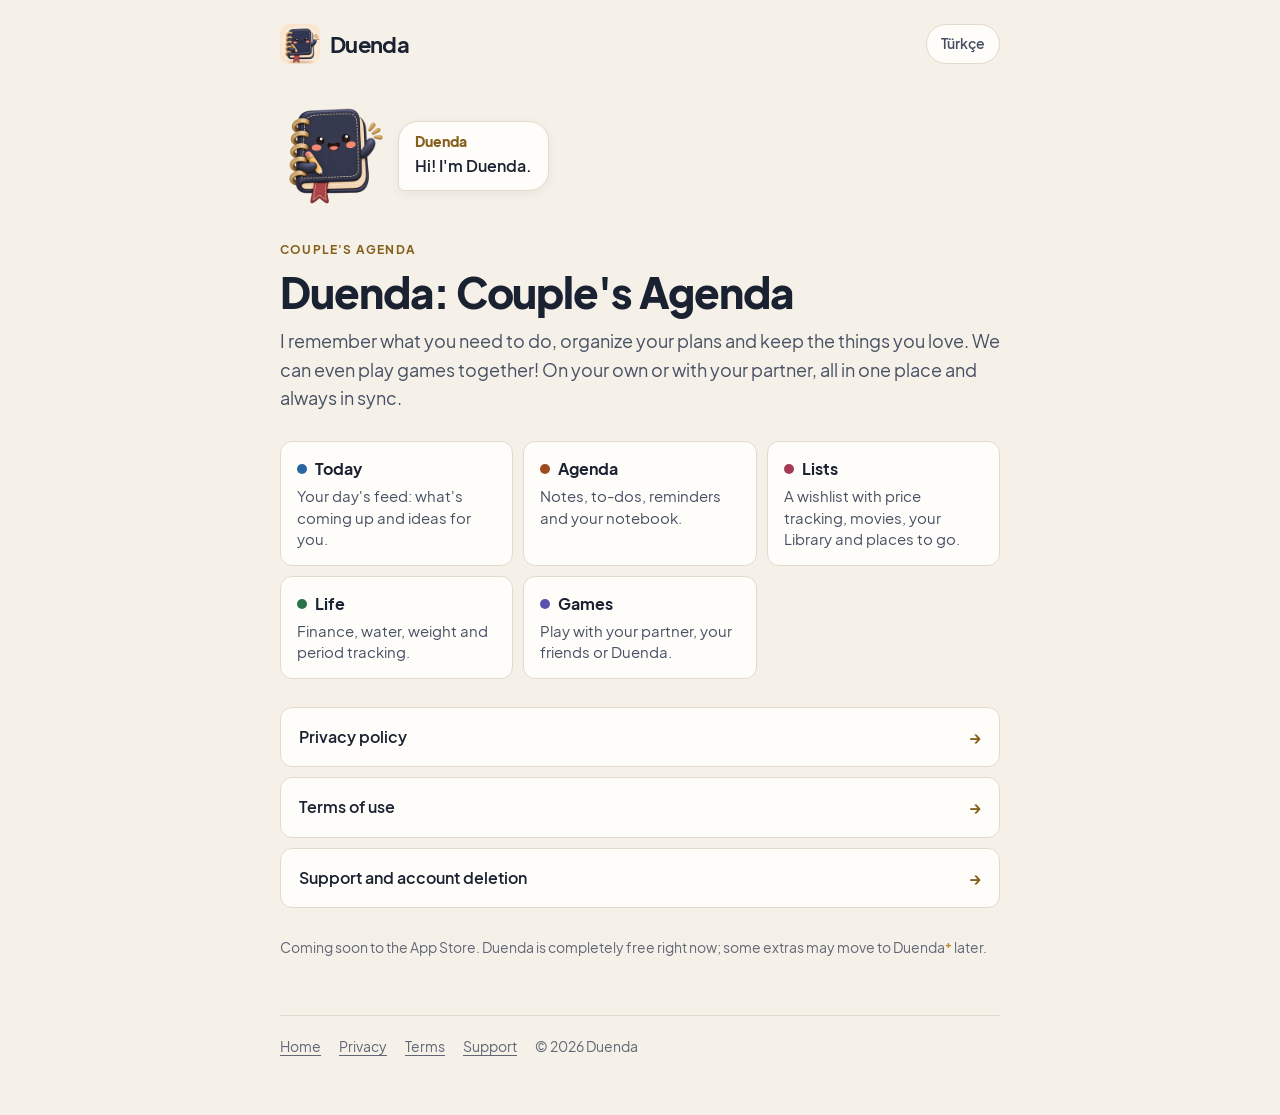
<file: index.html>
<!doctype html>
<html lang="en">
<head>
<meta charset="utf-8">
<meta name="viewport" content="width=device-width, initial-scale=1, viewport-fit=cover">
<title>Duenda: Couple's Agenda</title>
<meta name="description" content="Personal &amp; couples agenda: notes, to-dos, reminders, movies, books, wishlist, places and games.">
<meta name="theme-color" content="#F5F0E8" media="(prefers-color-scheme: light)">
<meta name="theme-color" content="#0E131D" media="(prefers-color-scheme: dark)">
<link rel="icon" href="favicon.ico" sizes="any">
<link rel="icon" type="image/png" href="favicon-32.png">
<link rel="apple-touch-icon" href="apple-touch-icon.png">
<link rel="stylesheet" href="style.css">
<link rel="alternate" hreflang="tr" href="tr/">
</head>
<body>
<div class="wrap">
<header class="top">
  <a class="brand" href="./"><img src="img/icon-96.png" alt="" width="40" height="40"><span class="name">Duenda</span></a>
  <a class="lang" href="tr/" hreflang="tr">Türkçe</a>
</header>
<main>

<div class="hello">
  <img src="img/duenda-talking.webp" alt="Duenda" width="112" height="112">
  <div class="bubble"><span class="who">Duenda</span><p>Hi! I'm Duenda.</p></div>
</div>

<p class="eyebrow">Couple's agenda</p>
<h1>Duenda: Couple's Agenda</h1>
<p class="lede">I remember what you need to do, organize your plans and keep the things you love. We can even play games together! On your own or with your partner, all in one place and always in sync.</p>

<ul class="features">
  <li class="h-today"><strong>Today</strong><span>Your day's feed: what's coming up and ideas for you.</span></li>
  <li class="h-agenda"><strong>Agenda</strong><span>Notes, to-dos, reminders and your notebook.</span></li>
  <li class="h-lists"><strong>Lists</strong><span>A wishlist with price tracking, movies, your Library and places to go.</span></li>
  <li class="h-life"><strong>Life</strong><span>Finance, water, weight and period tracking.</span></li>
  <li class="h-games"><strong>Games</strong><span>Play with your partner, your friends or Duenda.</span></li>
</ul>

<nav class="links" aria-label="Pages">
  <a href="privacy.html">Privacy policy <span>→</span></a>
  <a href="terms.html">Terms of use <span>→</span></a>
  <a href="support.html">Support and account deletion <span>→</span></a>
</nav>
<p class="meta">Coming soon to the App Store. Duenda is completely free right now; some extras may move to <span class="plus-name">Duenda<sup>+</sup></span> later.</p>

</main>
<footer>
  <a href="./">Home</a>
  <a href="privacy.html">Privacy</a>
  <a href="terms.html">Terms</a>
  <a href="support.html">Support</a>
  <span>© 2026 Duenda</span>
</footer>
</div>
</body>
</html>
</file>
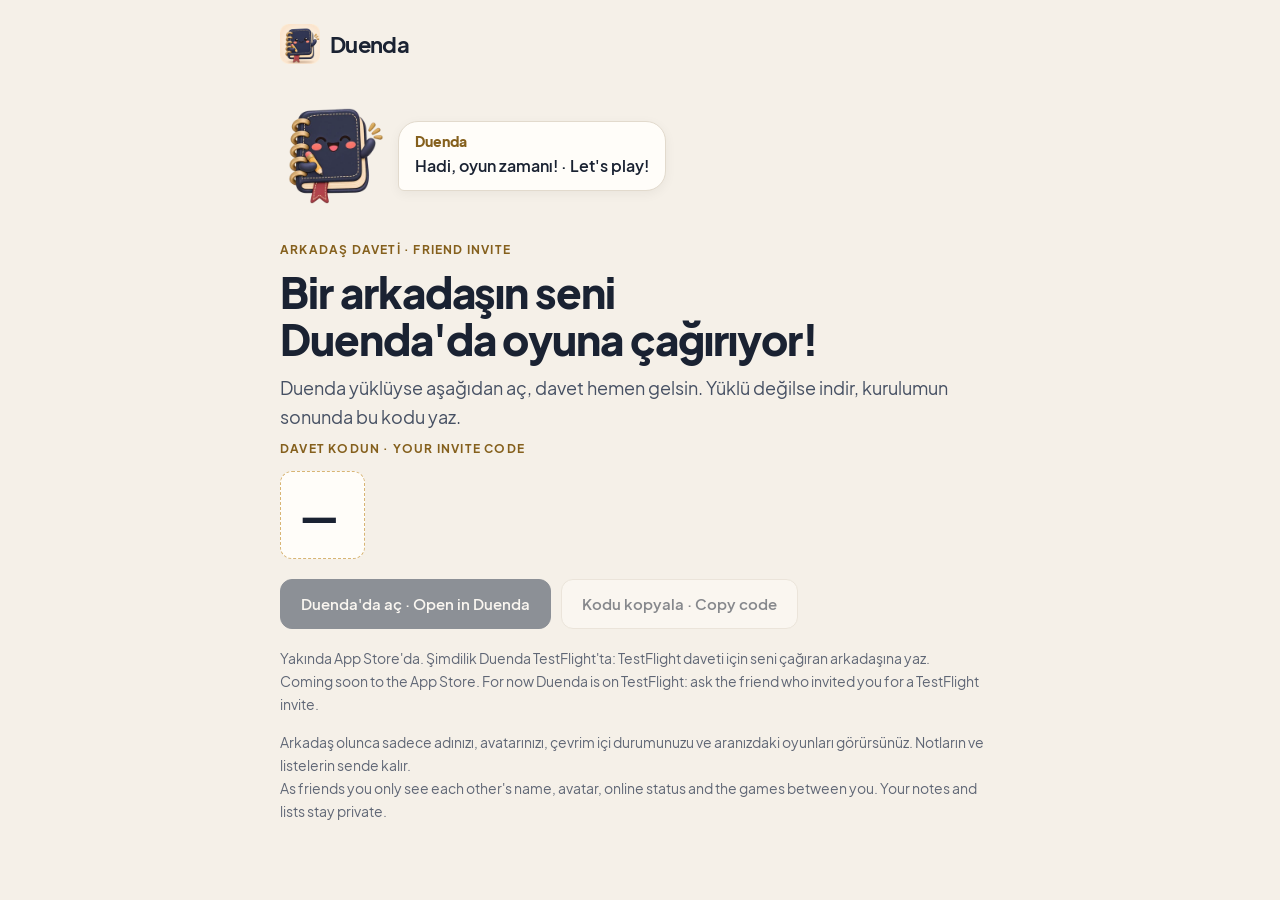
<file: f/index.html>
<!doctype html>
<html lang="tr">
<head>
<meta charset="utf-8">
<meta name="viewport" content="width=device-width, initial-scale=1, viewport-fit=cover">
<title>Arkadaş daveti · Duenda</title>
<meta name="description" content="Bir arkadaşın seni Duenda'da oyuna çağırıyor.">
<meta name="robots" content="noindex">
<meta name="theme-color" content="#F5F0E8" media="(prefers-color-scheme: light)">
<meta name="theme-color" content="#0E131D" media="(prefers-color-scheme: dark)">
<link rel="icon" href="../favicon.ico" sizes="any">
<link rel="icon" type="image/png" href="../favicon-32.png">
<link rel="apple-touch-icon" href="../apple-touch-icon.png">
<link rel="stylesheet" href="../style.css">
<style>
  .code { display: inline-block; font-size: clamp(30px, 9vw, 40px); font-weight: 800; letter-spacing: .14em; margin: 4px 0 2px; padding: 10px 18px; background: var(--surface); border: 1px dashed var(--accent-soft); border-radius: 12px; color: var(--text); font-variant-numeric: tabular-nums; }
  .note { font-size: 14px; color: var(--text3); }
</style>
</head>
<body>
<div class="wrap">
<header class="top">
  <a class="brand" href="../tr/"><img src="../img/icon-96.png" alt="" width="40" height="40"><span class="name">Duenda</span></a>
</header>
<main>
<div class="hello">
  <img src="../img/duenda-happy.webp" alt="" width="112" height="112">
  <div class="bubble"><span class="who">Duenda</span><p>Hadi, oyun zamanı! · Let's play!</p></div>
</div>
<p class="eyebrow">Arkadaş daveti · <span lang="en">Friend invite</span></p>
<h1 id="title">Bir arkadaşın seni Duenda'da oyuna çağırıyor!</h1>
<p class="lede" id="lede">Duenda yüklüyse aşağıdan aç, davet hemen gelsin. Yüklü değilse indir, kurulumun sonunda bu kodu yaz.</p>
<p class="eyebrow">Davet kodun · <span lang="en">Your invite code</span></p>
<p class="code" id="code">———</p>
<div class="row">
  <a id="open" class="btn primary" href="#">Duenda'da aç · Open in Duenda</a>
  <button id="copy" class="btn" type="button">Kodu kopyala · Copy code</button>
</div>
<p class="note" id="copied" hidden>Kopyalandı! Duenda kurulumda kodu kendisi bulur. · Copied! Duenda will find it during setup.</p>
<p class="note">Yakında App Store'da. Şimdilik Duenda TestFlight'ta: TestFlight daveti için seni çağıran arkadaşına yaz.<br>
Coming soon to the App Store. For now Duenda is on TestFlight: ask the friend who invited you for a TestFlight invite.</p>
<p class="note">Arkadaş olunca sadece adınızı, avatarınızı, çevrim içi durumunuzu ve aranızdaki oyunları görürsünüz. Notların ve listelerin sende kalır.<br>
As friends you only see each other's name, avatar, online status and the games between you. Your notes and lists stay private.</p>
</main>
</div>
<script>
  // Davet linki: https://duenda.app/f/<KOD> (404.html buraya yönlendirir) ya da /f/?code=<KOD>.
  // Uygulama "duenda://open/f?code=<KOD>" ile açılır; yüklü değilse kod kurulumda yazılır ya da panodan bulunur.
  (function () {
    var params = new URLSearchParams(location.search);
    var raw = (params.get('code') || '').toUpperCase().replace(/[^A-Z0-9]/g, '');
    var codeEl = document.getElementById('code');
    var open = document.getElementById('open');
    if (!/^[A-Z0-9]{6}$/.test(raw)) {
      codeEl.textContent = '—';
      open.removeAttribute('href');
      document.getElementById('copy').disabled = true;
      return;
    }
    var pretty = raw.slice(0, 3) + '-' + raw.slice(3);
    var shareText = 'Duenda davet kodu: ' + pretty + ' https://duenda.app/f/' + raw;
    codeEl.textContent = pretty;
    var url = 'duenda://open/f?code=' + raw;
    open.href = url;

    function copy() {
      var done = function () { document.getElementById('copied').hidden = false; };
      if (navigator.clipboard && navigator.clipboard.writeText) {
        navigator.clipboard.writeText(shareText).then(done, function () {});
      }
    }
    document.getElementById('copy').addEventListener('click', copy);
    open.addEventListener('click', copy);
    // Sayfa açılınca kodu panoya kopyalamayı dene (tarayıcı izin verirse), sonra uygulamayı aç.
    try { copy(); } catch (e) {}
    setTimeout(function () { location.href = url; }, 400);
  })();
</script>
</body>
</html>
</file>
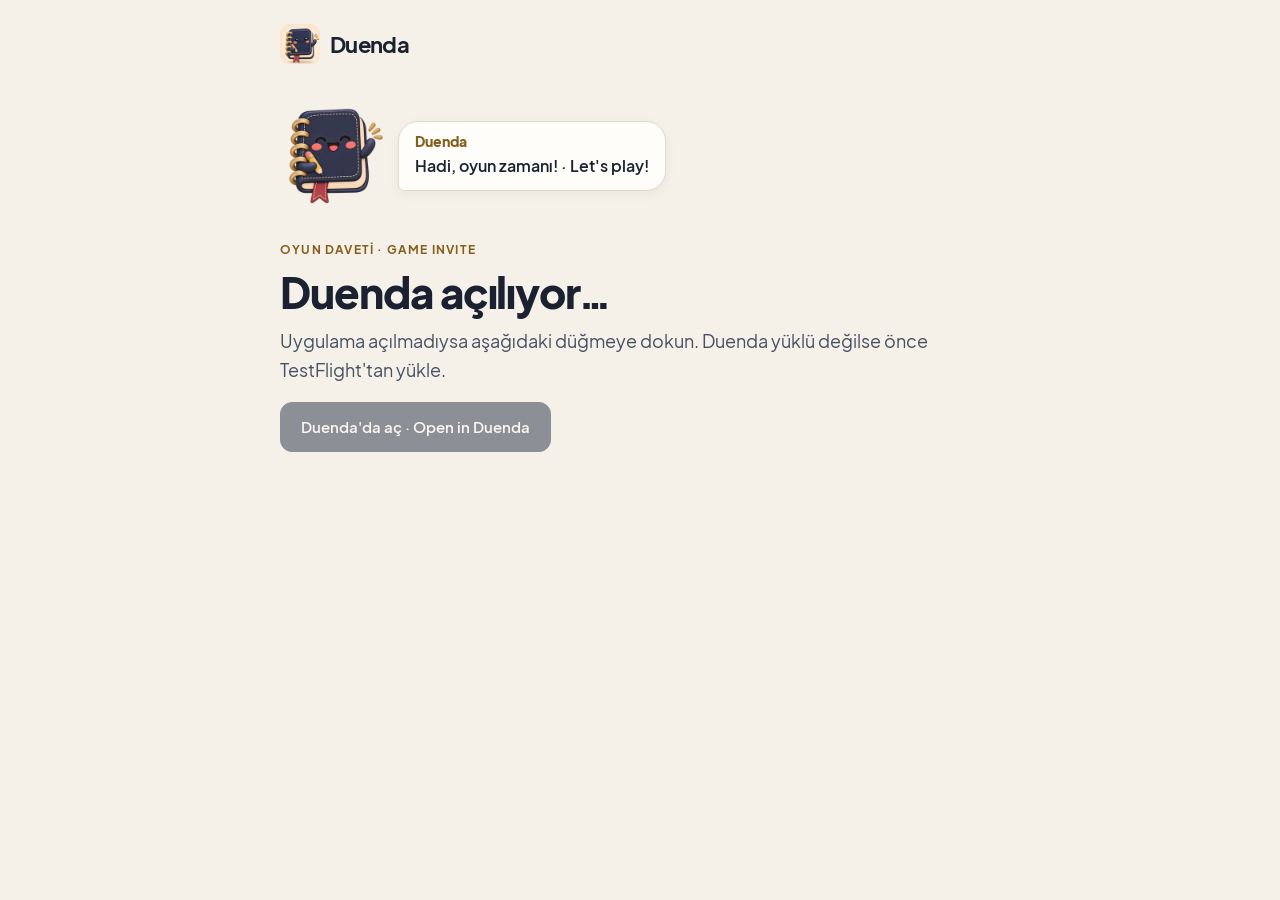
<file: g/index.html>
<!doctype html>
<html lang="tr">
<head>
<meta charset="utf-8">
<meta name="viewport" content="width=device-width, initial-scale=1, viewport-fit=cover">
<title>Oyun daveti · Duenda</title>
<meta name="description" content="Duenda'da seni bir oyuna çağırıyorlar.">
<meta name="robots" content="noindex">
<meta name="theme-color" content="#F5F0E8" media="(prefers-color-scheme: light)">
<meta name="theme-color" content="#0E131D" media="(prefers-color-scheme: dark)">
<link rel="icon" href="../favicon.ico" sizes="any">
<link rel="icon" type="image/png" href="../favicon-32.png">
<link rel="apple-touch-icon" href="../apple-touch-icon.png">
<link rel="stylesheet" href="../style.css">
</head>
<body>
<div class="wrap">
<header class="top">
  <a class="brand" href="../tr/"><img src="../img/icon-96.png" alt="" width="40" height="40"><span class="name">Duenda</span></a>
</header>
<main>
<div class="hello">
  <img src="../img/duenda-happy.webp" alt="" width="112" height="112">
  <div class="bubble"><span class="who">Duenda</span><p>Hadi, oyun zamanı! · Let's play!</p></div>
</div>
<p class="eyebrow">Oyun daveti · <span lang="en">Game invite</span></p>
<h1>Duenda açılıyor…</h1>
<p class="lede">Uygulama açılmadıysa aşağıdaki düğmeye dokun. Duenda yüklü değilse önce TestFlight'tan yükle.</p>
<div class="row"><a id="open" class="btn primary" href="#">Duenda'da aç · Open in Duenda</a></div>
</main>
</div>
<script>
  // Davet linki: https://duenda.app/g/?id=<oyun> → uygulama "duenda://open/g?id=<oyun>" ile oyunda açılır.
  (function () {
    var id = new URLSearchParams(location.search).get('id') || '';
    if (!/^[0-9a-fA-F-]{36}$/.test(id)) { document.getElementById('open').removeAttribute('href'); return; }
    var url = 'duenda://open/g?id=' + id;
    document.getElementById('open').href = url;
    location.href = url;
  })();
</script>
</body>
</html>
</file>
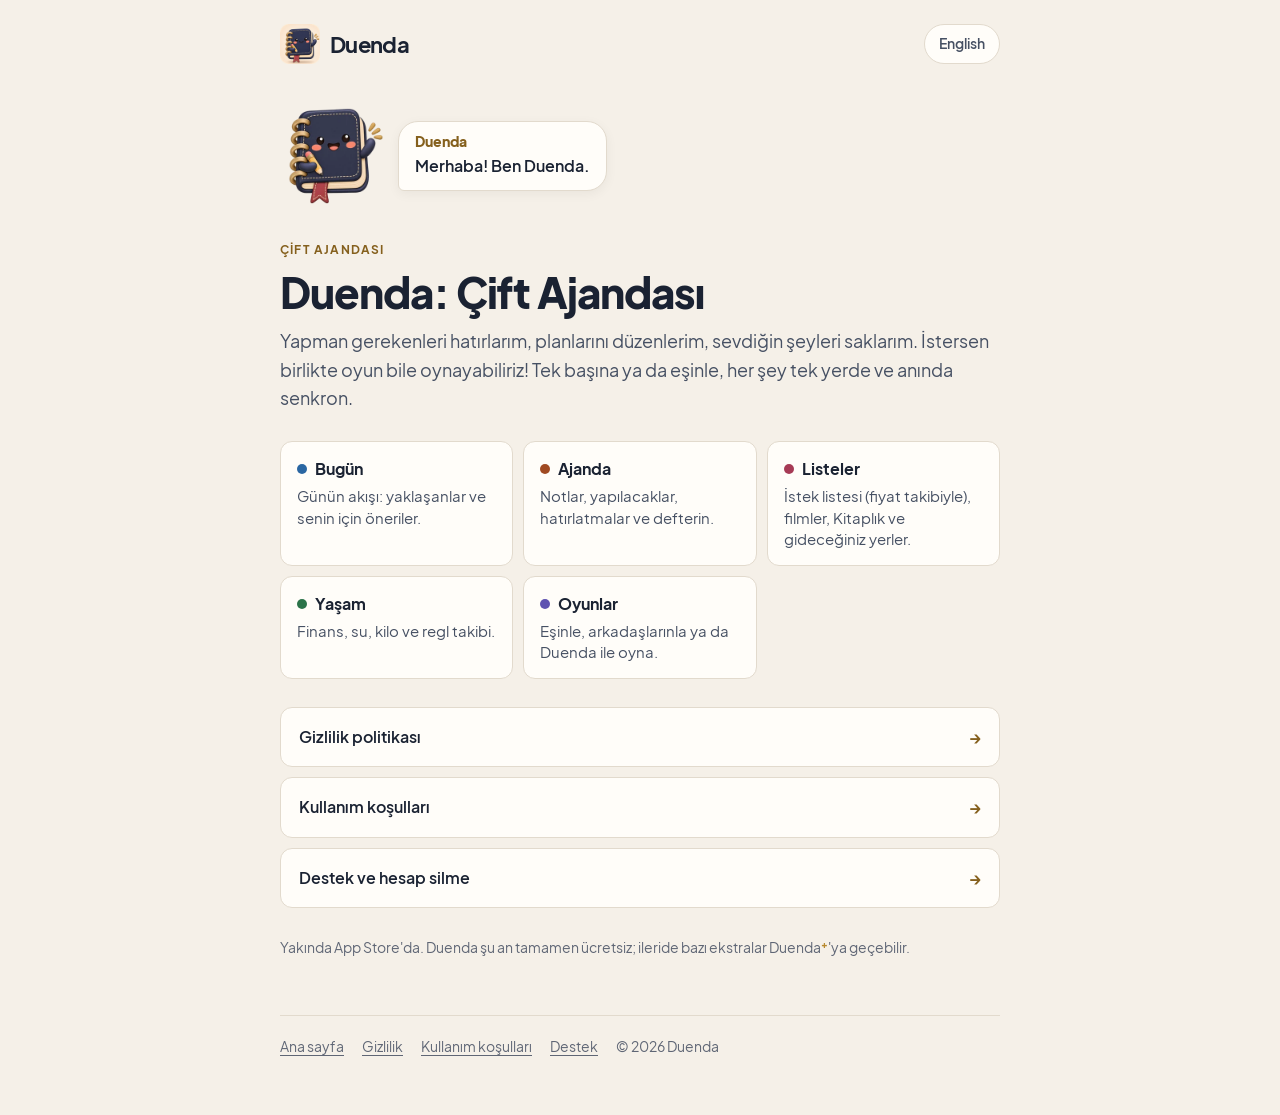
<file: tr/index.html>
<!doctype html>
<html lang="tr">
<head>
<meta charset="utf-8">
<meta name="viewport" content="width=device-width, initial-scale=1, viewport-fit=cover">
<title>Duenda: Çift Ajandası</title>
<meta name="description" content="Kişisel ve çift ajandası: notlar, yapılacaklar, hatırlatmalar, filmler, kitaplar, istekler, yerler ve oyunlar.">
<meta name="theme-color" content="#F5F0E8" media="(prefers-color-scheme: light)">
<meta name="theme-color" content="#0E131D" media="(prefers-color-scheme: dark)">
<link rel="icon" href="../favicon.ico" sizes="any">
<link rel="icon" type="image/png" href="../favicon-32.png">
<link rel="apple-touch-icon" href="../apple-touch-icon.png">
<link rel="stylesheet" href="../style.css">
<link rel="alternate" hreflang="en" href="../">
</head>
<body>
<div class="wrap">
<header class="top">
  <a class="brand" href="./"><img src="../img/icon-96.png" alt="" width="40" height="40"><span class="name">Duenda</span></a>
  <a class="lang" href="../" hreflang="en">English</a>
</header>
<main>

<div class="hello">
  <img src="../img/duenda-talking.webp" alt="Duenda" width="112" height="112">
  <div class="bubble"><span class="who">Duenda</span><p>Merhaba! Ben Duenda.</p></div>
</div>

<p class="eyebrow">Çift ajandası</p>
<h1>Duenda: Çift Ajandası</h1>
<p class="lede">Yapman gerekenleri hatırlarım, planlarını düzenlerim, sevdiğin şeyleri saklarım. İstersen birlikte oyun bile oynayabiliriz! Tek başına ya da eşinle, her şey tek yerde ve anında senkron.</p>

<ul class="features">
  <li class="h-today"><strong>Bugün</strong><span>Günün akışı: yaklaşanlar ve senin için öneriler.</span></li>
  <li class="h-agenda"><strong>Ajanda</strong><span>Notlar, yapılacaklar, hatırlatmalar ve defterin.</span></li>
  <li class="h-lists"><strong>Listeler</strong><span>İstek listesi (fiyat takibiyle), filmler, Kitaplık ve gideceğiniz yerler.</span></li>
  <li class="h-life"><strong>Yaşam</strong><span>Finans, su, kilo ve regl takibi.</span></li>
  <li class="h-games"><strong>Oyunlar</strong><span>Eşinle, arkadaşlarınla ya da Duenda ile oyna.</span></li>
</ul>

<nav class="links" aria-label="Sayfalar">
  <a href="gizlilik.html">Gizlilik politikası <span>→</span></a>
  <a href="kosullar.html">Kullanım koşulları <span>→</span></a>
  <a href="destek.html">Destek ve hesap silme <span>→</span></a>
</nav>
<p class="meta">Yakında App Store'da. Duenda şu an tamamen ücretsiz; ileride bazı ekstralar <span class="plus-name">Duenda<sup>+</sup></span>'ya geçebilir.</p>

</main>
<footer>
  <a href="./">Ana sayfa</a>
  <a href="gizlilik.html">Gizlilik</a>
  <a href="kosullar.html">Kullanım koşulları</a>
  <a href="destek.html">Destek</a>
  <span>© 2026 Duenda</span>
</footer>
</div>
</body>
</html>
</file>
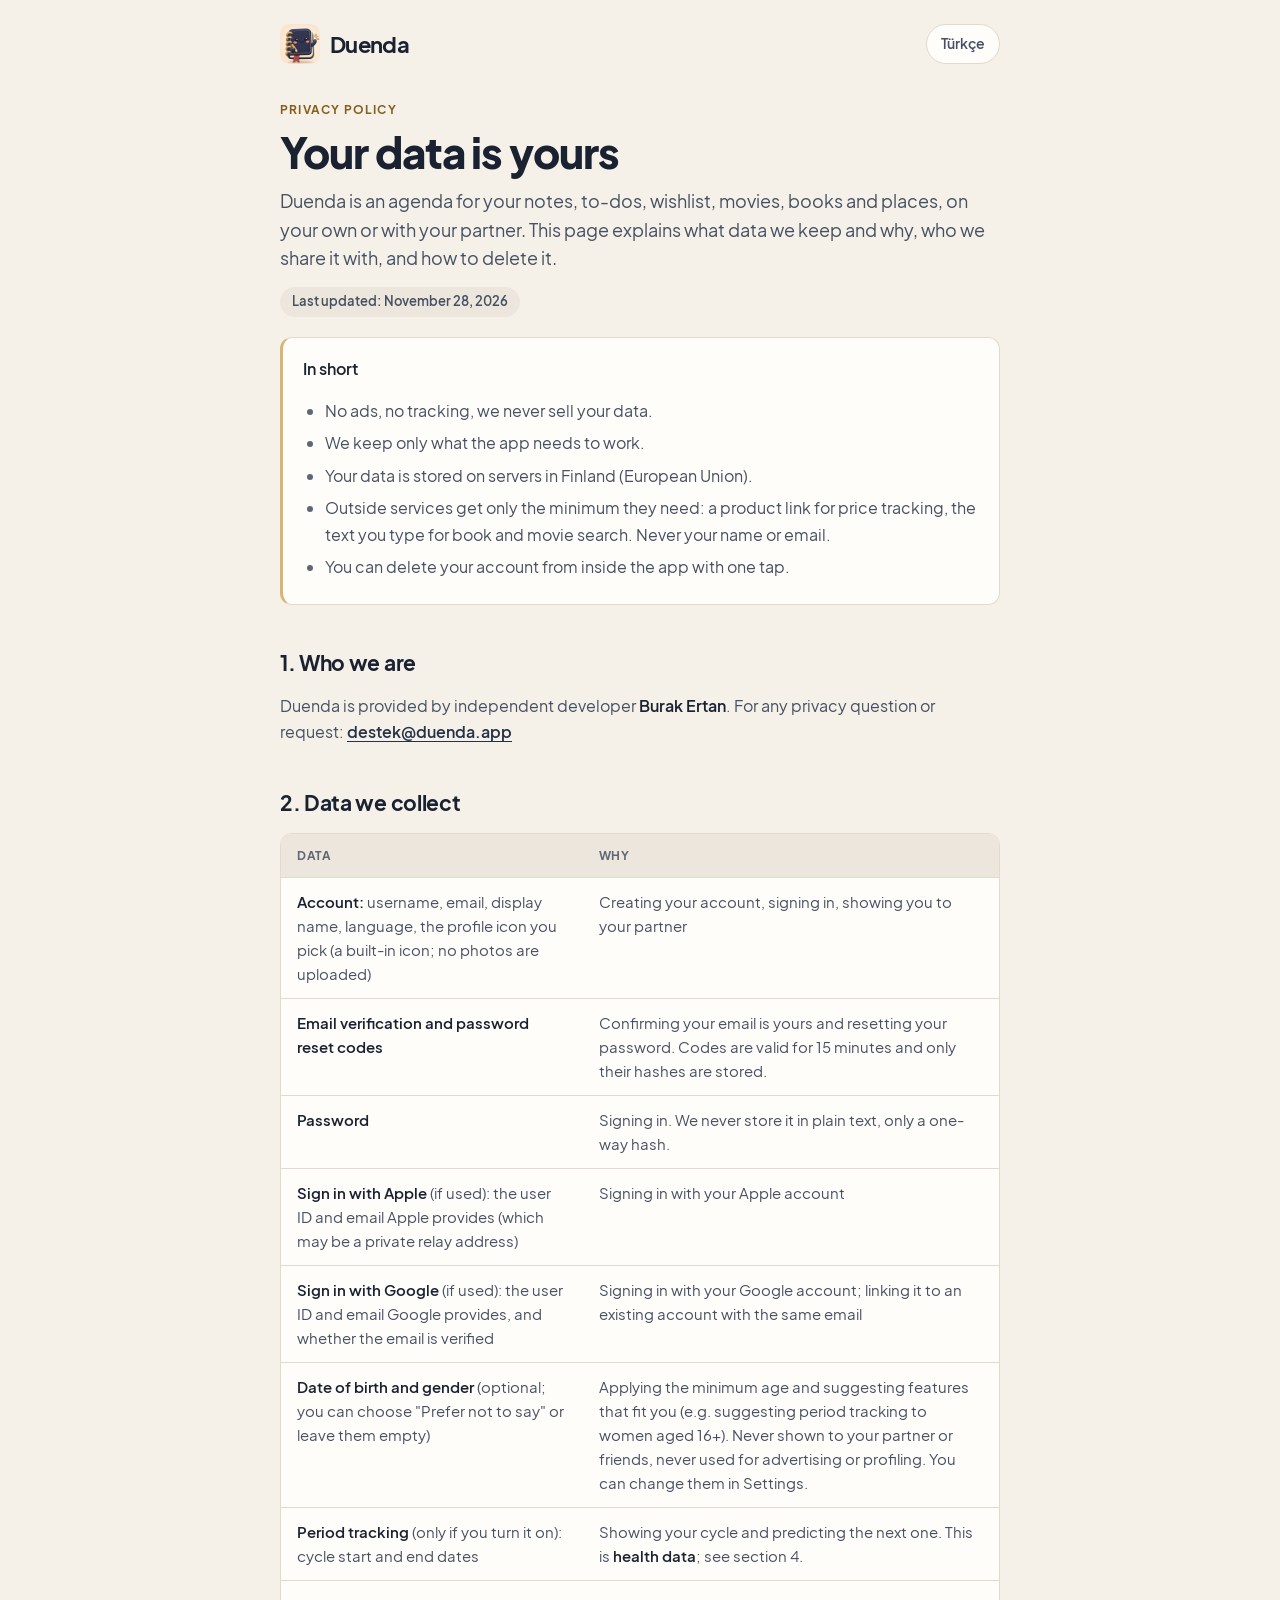
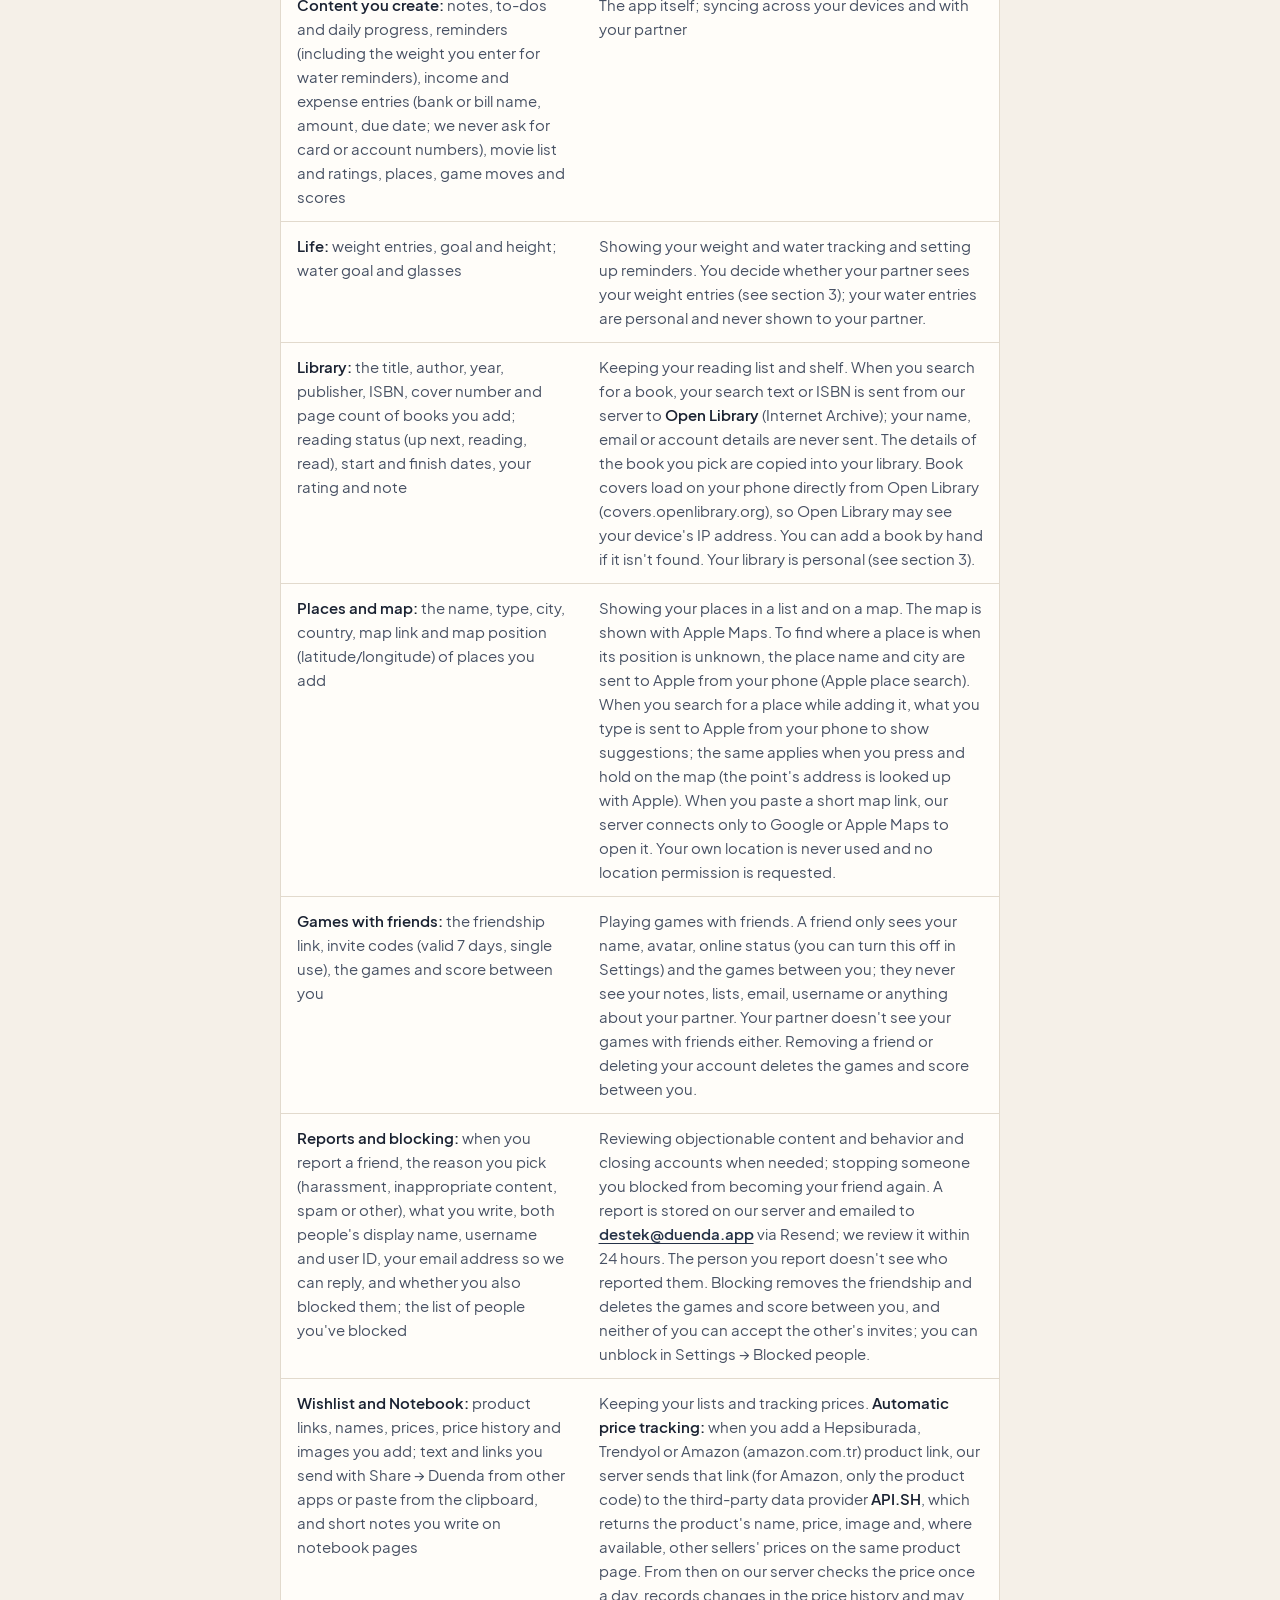
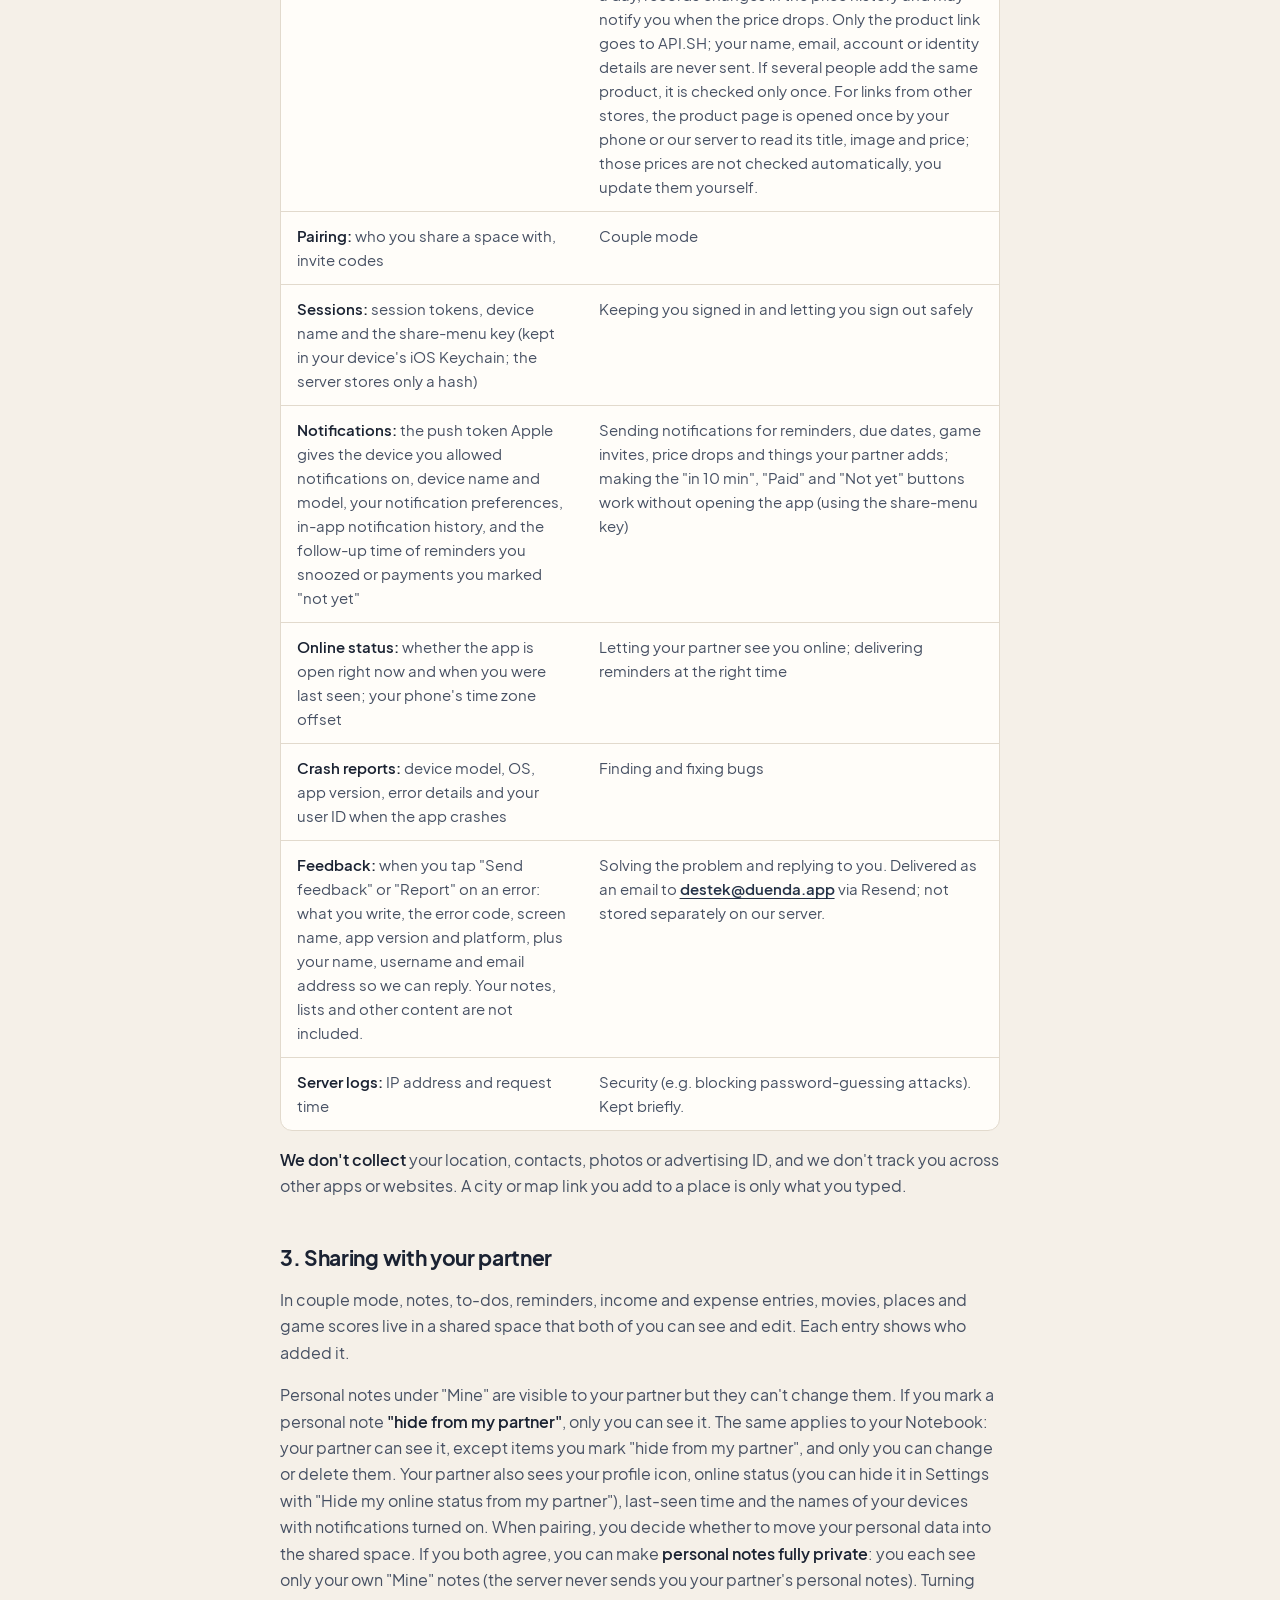
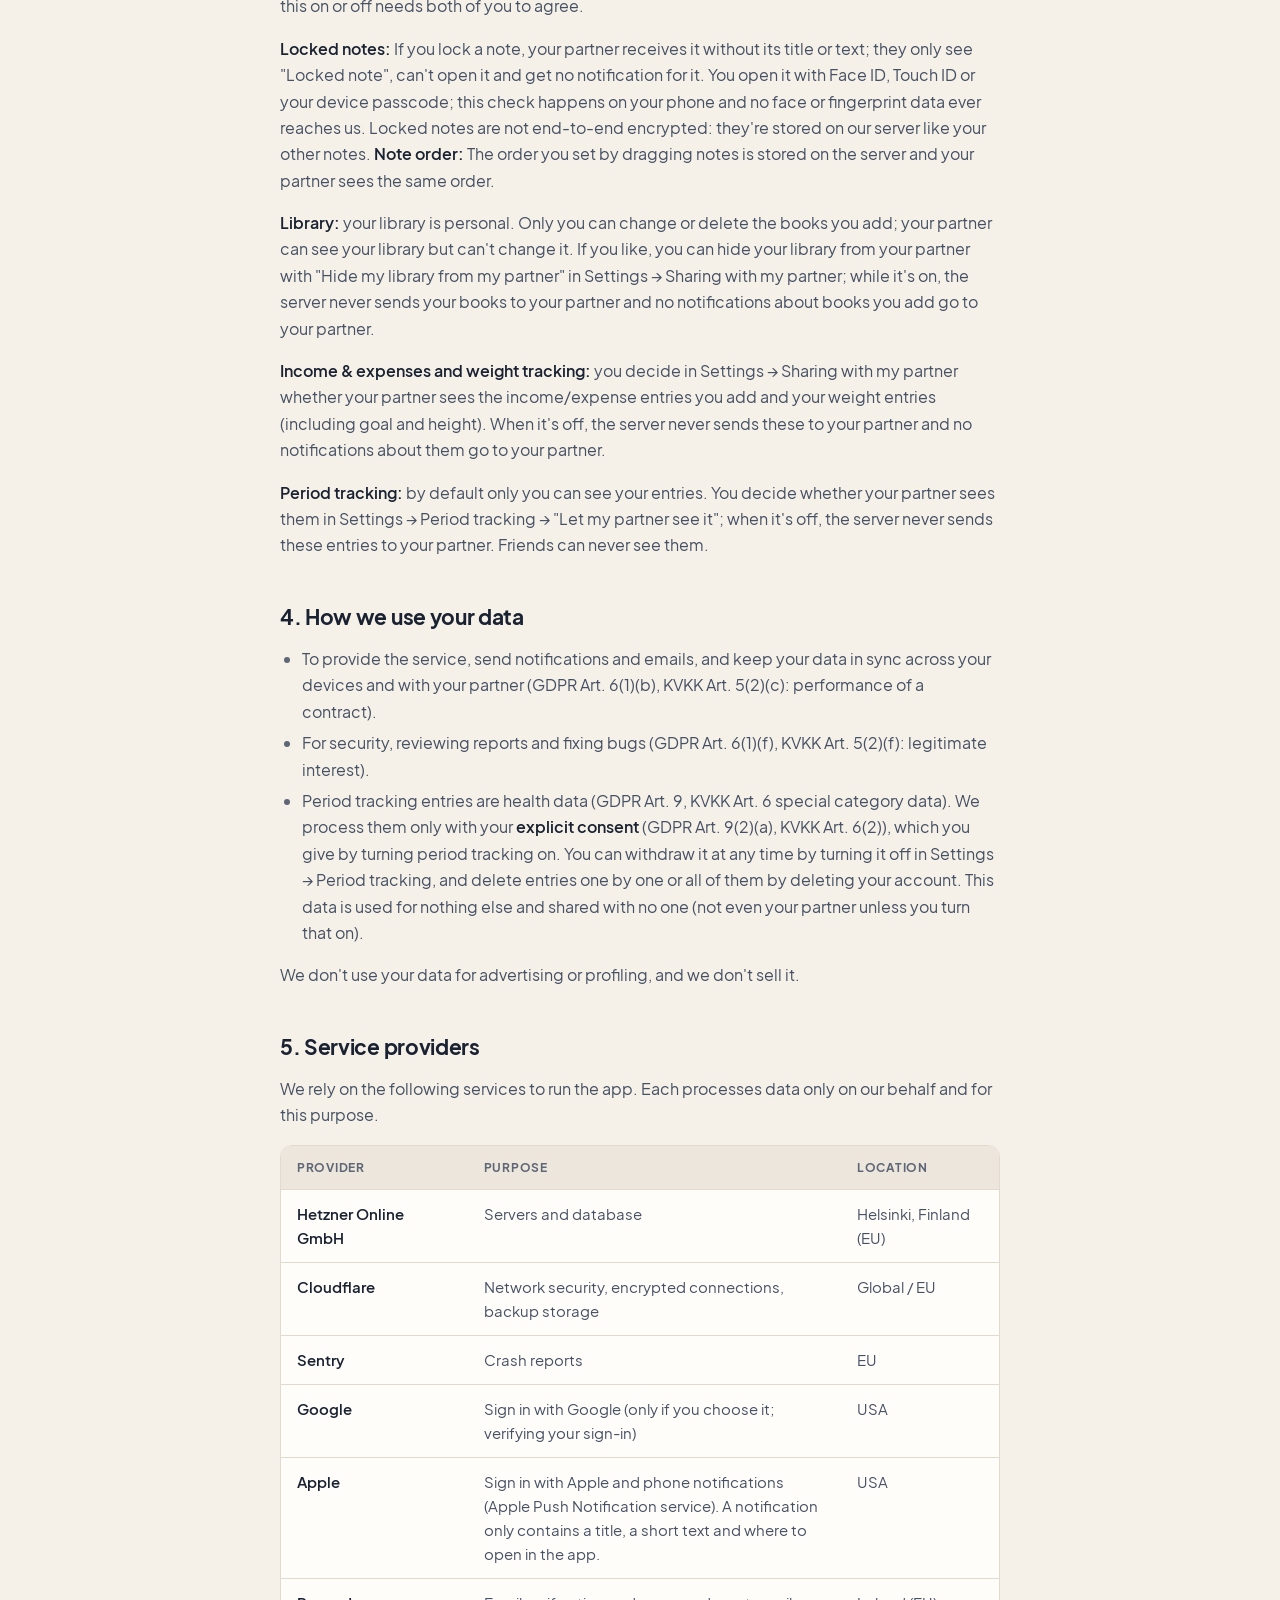
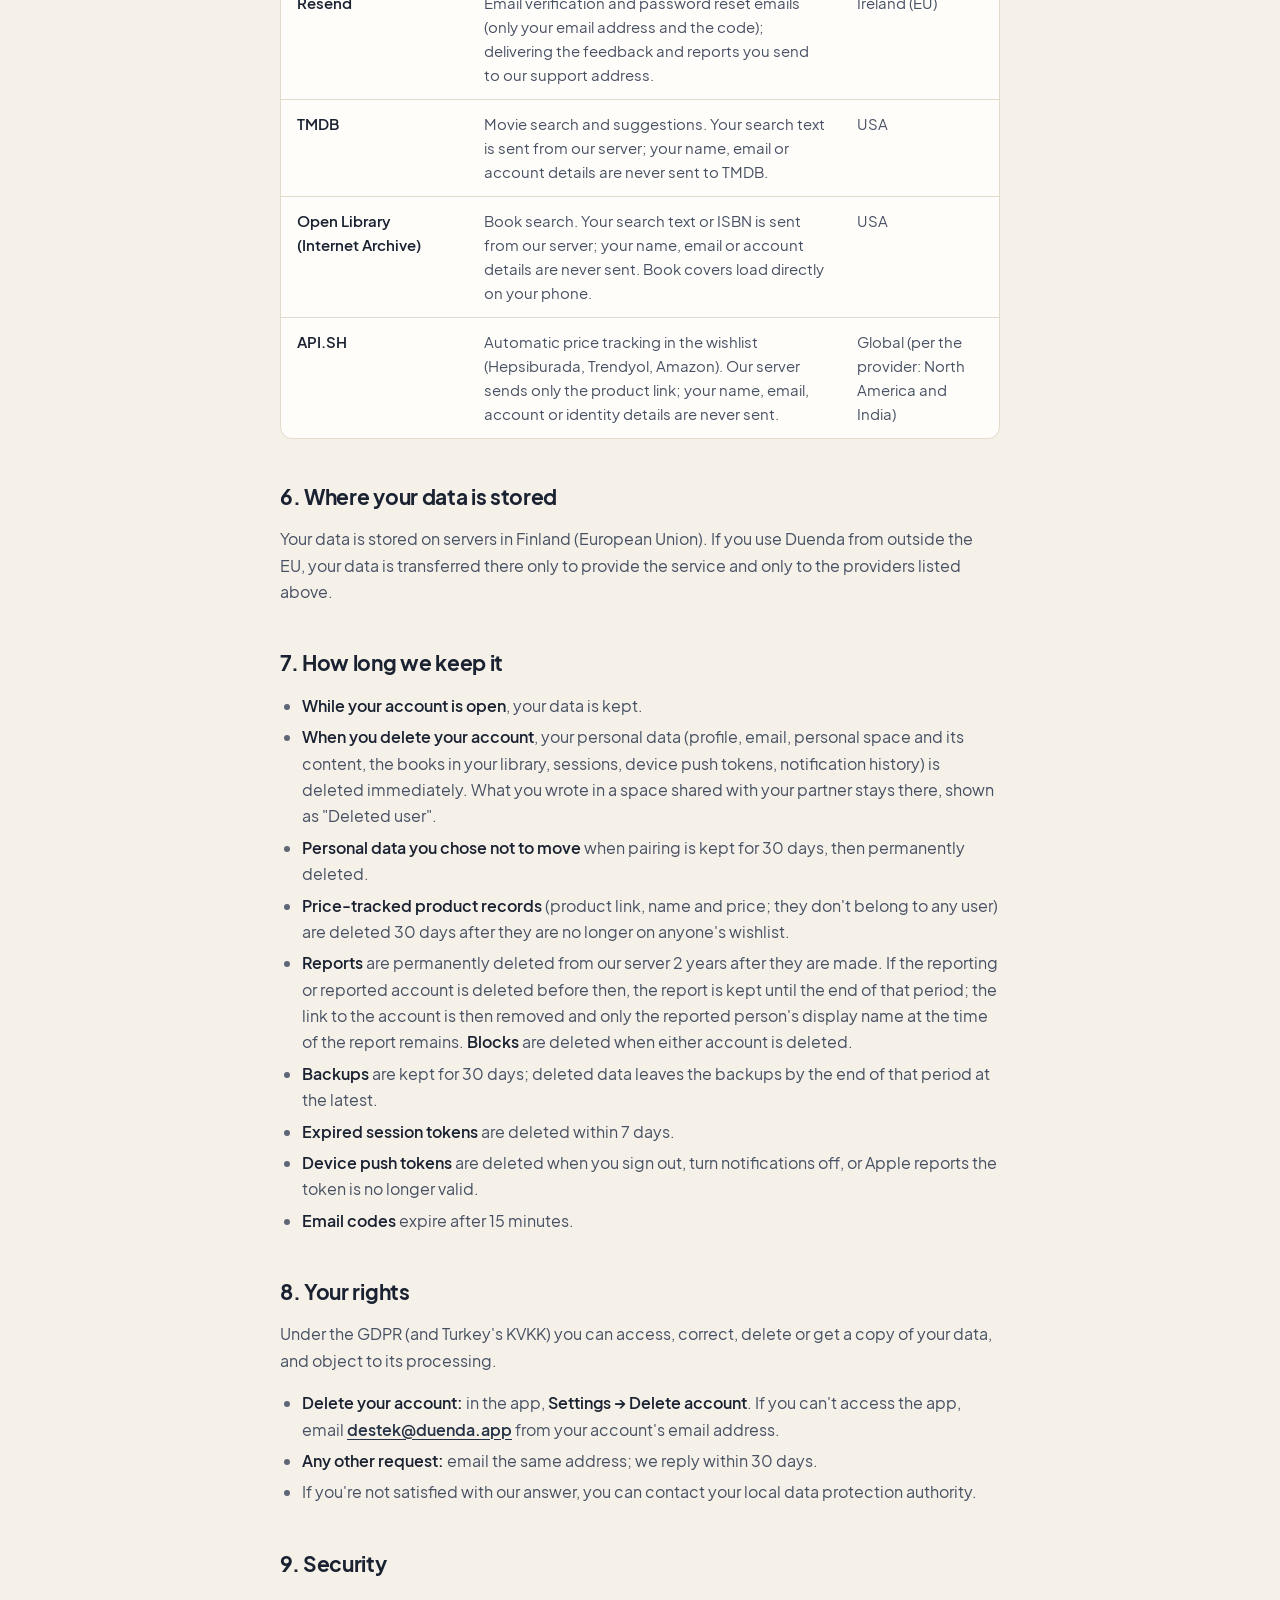
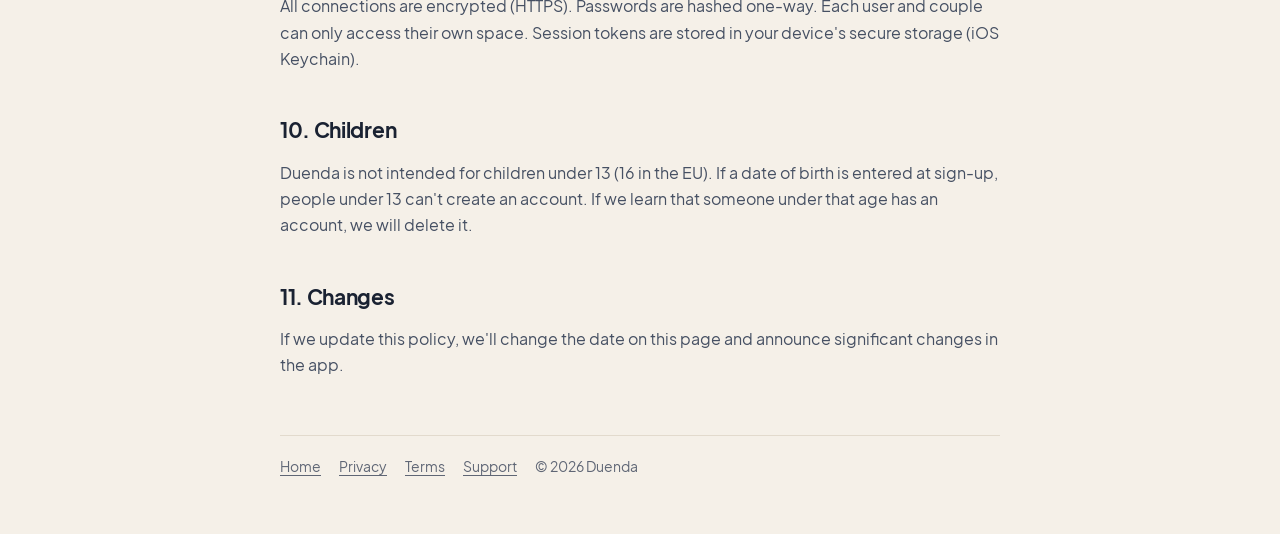
<file: privacy.html>
<!doctype html>
<html lang="en">
<head>
<meta charset="utf-8">
<meta name="viewport" content="width=device-width, initial-scale=1, viewport-fit=cover">
<title>Privacy policy · Duenda</title>
<meta name="description" content="How Duenda handles your data.">
<meta name="theme-color" content="#F5F0E8" media="(prefers-color-scheme: light)">
<meta name="theme-color" content="#0E131D" media="(prefers-color-scheme: dark)">
<link rel="icon" href="favicon.ico" sizes="any">
<link rel="icon" type="image/png" href="favicon-32.png">
<link rel="apple-touch-icon" href="apple-touch-icon.png">
<link rel="stylesheet" href="style.css">
<link rel="alternate" hreflang="tr" href="tr/gizlilik.html">
</head>
<body>
<div class="wrap">
<header class="top">
  <a class="brand" href="./"><img src="img/icon-96.png" alt="" width="40" height="40"><span class="name">Duenda</span></a>
  <a class="lang" href="tr/gizlilik.html" hreflang="tr">Türkçe</a>
</header>
<main>

<p class="eyebrow">Privacy policy</p>
<h1>Your data is yours</h1>
<p class="lede">Duenda is an agenda for your notes, to-dos, wishlist, movies, books and places, on your own or with your partner. This page explains what data we keep and why, who we share it with, and how to delete it.</p>
<p class="updated">Last updated: November 28, 2026</p>

<div class="card summary">
  <p><strong>In short</strong></p>
  <ul>
    <li>No ads, no tracking, we never sell your data.</li>
    <li>We keep only what the app needs to work.</li>
    <li>Your data is stored on servers in Finland (European Union).</li>
    <li>Outside services get only the minimum they need: a product link for price tracking, the text you type for book and movie search. Never your name or email.</li>
    <li>You can delete your account from inside the app with one tap.</li>
  </ul>
</div>

<h2>1. Who we are</h2>
<p>Duenda is provided by independent developer <strong>Burak Ertan</strong>. For any privacy question or request: <a class="mail" href="mailto:destek@duenda.app">destek@duenda.app</a></p>

<h2>2. Data we collect</h2>
<div class="table-wrap"><table>
  <thead><tr><th>Data</th><th>Why</th></tr></thead>
  <tbody>
    <tr><td data-label="Data"><strong>Account:</strong> username, email, display name, language, the profile icon you pick (a built-in icon; no photos are uploaded)</td><td data-label="Why">Creating your account, signing in, showing you to your partner</td></tr>
    <tr><td data-label="Data"><strong>Email verification and password reset codes</strong></td><td data-label="Why">Confirming your email is yours and resetting your password. Codes are valid for 15 minutes and only their hashes are stored.</td></tr>
    <tr><td data-label="Data"><strong>Password</strong></td><td data-label="Why">Signing in. We never store it in plain text, only a one-way hash.</td></tr>
    <tr><td data-label="Data"><strong>Sign in with Apple</strong> (if used): the user ID and email Apple provides (which may be a private relay address)</td><td data-label="Why">Signing in with your Apple account</td></tr>
    <tr><td data-label="Data"><strong>Sign in with Google</strong> (if used): the user ID and email Google provides, and whether the email is verified</td><td data-label="Why">Signing in with your Google account; linking it to an existing account with the same email</td></tr>
    <tr><td data-label="Data"><strong>Date of birth and gender</strong> (optional; you can choose "Prefer not to say" or leave them empty)</td><td data-label="Why">Applying the minimum age and suggesting features that fit you (e.g. suggesting period tracking to women aged 16+). Never shown to your partner or friends, never used for advertising or profiling. You can change them in Settings.</td></tr>
    <tr><td data-label="Data"><strong>Period tracking</strong> (only if you turn it on): cycle start and end dates</td><td data-label="Why">Showing your cycle and predicting the next one. This is <strong>health data</strong>; see section 4.</td></tr>
    <tr><td data-label="Data"><strong>Content you create:</strong> notes, to-dos and daily progress, reminders (including the weight you enter for water reminders), income and expense entries (bank or bill name, amount, due date; we never ask for card or account numbers), movie list and ratings, places, game moves and scores</td><td data-label="Why">The app itself; syncing across your devices and with your partner</td></tr>
    <tr><td data-label="Data"><strong>Life:</strong> weight entries, goal and height; water goal and glasses</td><td data-label="Why">Showing your weight and water tracking and setting up reminders. You decide whether your partner sees your weight entries (see section 3); your water entries are personal and never shown to your partner.</td></tr>
    <tr><td data-label="Data"><strong>Library:</strong> the title, author, year, publisher, ISBN, cover number and page count of books you add; reading status (up next, reading, read), start and finish dates, your rating and note</td><td data-label="Why">Keeping your reading list and shelf. When you search for a book, your search text or ISBN is sent from our server to <strong>Open Library</strong> (Internet Archive); your name, email or account details are never sent. The details of the book you pick are copied into your library. Book covers load on your phone directly from Open Library (covers.openlibrary.org), so Open Library may see your device's IP address. You can add a book by hand if it isn't found. Your library is personal (see section 3).</td></tr>
    <tr><td data-label="Data"><strong>Places and map:</strong> the name, type, city, country, map link and map position (latitude/longitude) of places you add</td><td data-label="Why">Showing your places in a list and on a map. The map is shown with Apple Maps. To find where a place is when its position is unknown, the place name and city are sent to Apple from your phone (Apple place search). When you search for a place while adding it, what you type is sent to Apple from your phone to show suggestions; the same applies when you press and hold on the map (the point's address is looked up with Apple). When you paste a short map link, our server connects only to Google or Apple Maps to open it. Your own location is never used and no location permission is requested.</td></tr>
    <tr><td data-label="Data"><strong>Games with friends:</strong> the friendship link, invite codes (valid 7 days, single use), the games and score between you</td><td data-label="Why">Playing games with friends. A friend only sees your name, avatar, online status (you can turn this off in Settings) and the games between you; they never see your notes, lists, email, username or anything about your partner. Your partner doesn't see your games with friends either. Removing a friend or deleting your account deletes the games and score between you.</td></tr>
    <tr><td data-label="Data"><strong>Reports and blocking:</strong> when you report a friend, the reason you pick (harassment, inappropriate content, spam or other), what you write, both people's display name, username and user ID, your email address so we can reply, and whether you also blocked them; the list of people you've blocked</td><td data-label="Why">Reviewing objectionable content and behavior and closing accounts when needed; stopping someone you blocked from becoming your friend again. A report is stored on our server and emailed to <a class="mail" href="mailto:destek@duenda.app">destek@duenda.app</a> via Resend; we review it within 24 hours. The person you report doesn't see who reported them. Blocking removes the friendship and deletes the games and score between you, and neither of you can accept the other's invites; you can unblock in Settings → Blocked people.</td></tr>
    <tr><td data-label="Data"><strong>Wishlist and Notebook:</strong> product links, names, prices, price history and images you add; text and links you send with Share → Duenda from other apps or paste from the clipboard, and short notes you write on notebook pages</td><td data-label="Why">Keeping your lists and tracking prices. <strong>Automatic price tracking:</strong> when you add a Hepsiburada, Trendyol or Amazon (amazon.com.tr) product link, our server sends that link (for Amazon, only the product code) to the third-party data provider <strong>API.SH</strong>, which returns the product's name, price, image and, where available, other sellers' prices on the same product page. From then on our server checks the price once a day, records changes in the price history and may notify you when the price drops. Only the product link goes to API.SH; your name, email, account or identity details are never sent. If several people add the same product, it is checked only once. For links from other stores, the product page is opened once by your phone or our server to read its title, image and price; those prices are not checked automatically, you update them yourself.</td></tr>
    <tr><td data-label="Data"><strong>Pairing:</strong> who you share a space with, invite codes</td><td data-label="Why">Couple mode</td></tr>
    <tr><td data-label="Data"><strong>Sessions:</strong> session tokens, device name and the share-menu key (kept in your device's iOS Keychain; the server stores only a hash)</td><td data-label="Why">Keeping you signed in and letting you sign out safely</td></tr>
    <tr><td data-label="Data"><strong>Notifications:</strong> the push token Apple gives the device you allowed notifications on, device name and model, your notification preferences, in-app notification history, and the follow-up time of reminders you snoozed or payments you marked "not yet"</td><td data-label="Why">Sending notifications for reminders, due dates, game invites, price drops and things your partner adds; making the "in 10 min", "Paid" and "Not yet" buttons work without opening the app (using the share-menu key)</td></tr>
    <tr><td data-label="Data"><strong>Online status:</strong> whether the app is open right now and when you were last seen; your phone's time zone offset</td><td data-label="Why">Letting your partner see you online; delivering reminders at the right time</td></tr>
    <tr><td data-label="Data"><strong>Crash reports:</strong> device model, OS, app version, error details and your user ID when the app crashes</td><td data-label="Why">Finding and fixing bugs</td></tr>
    <tr><td data-label="Data"><strong>Feedback:</strong> when you tap "Send feedback" or "Report" on an error: what you write, the error code, screen name, app version and platform, plus your name, username and email address so we can reply. Your notes, lists and other content are not included.</td><td data-label="Why">Solving the problem and replying to you. Delivered as an email to <a class="mail" href="mailto:destek@duenda.app">destek@duenda.app</a> via Resend; not stored separately on our server.</td></tr>
    <tr><td data-label="Data"><strong>Server logs:</strong> IP address and request time</td><td data-label="Why">Security (e.g. blocking password-guessing attacks). Kept briefly.</td></tr>
  </tbody>
</table></div>
<p><strong>We don't collect</strong> your location, contacts, photos or advertising ID, and we don't track you across other apps or websites. A city or map link you add to a place is only what you typed.</p>

<h2>3. Sharing with your partner</h2>
<p>In couple mode, notes, to-dos, reminders, income and expense entries, movies, places and game scores live in a shared space that both of you can see and edit. Each entry shows who added it.</p>
<p>Personal notes under "Mine" are visible to your partner but they can't change them. If you mark a personal note <strong>"hide from my partner"</strong>, only you can see it. The same applies to your Notebook: your partner can see it, except items you mark "hide from my partner", and only you can change or delete them. Your partner also sees your profile icon, online status (you can hide it in Settings with "Hide my online status from my partner"), last-seen time and the names of your devices with notifications turned on. When pairing, you decide whether to move your personal data into the shared space. If you both agree, you can make <strong>personal notes fully private</strong>: you each see only your own "Mine" notes (the server never sends you your partner's personal notes). Turning this on or off needs both of you to agree.</p>
<p><strong>Locked notes:</strong> If you lock a note, your partner receives it without its title or text; they only see "Locked note", can't open it and get no notification for it. You open it with Face ID, Touch ID or your device passcode; this check happens on your phone and no face or fingerprint data ever reaches us. Locked notes are not end-to-end encrypted: they're stored on our server like your other notes. <strong>Note order:</strong> The order you set by dragging notes is stored on the server and your partner sees the same order.</p>
<p><strong>Library:</strong> your library is personal. Only you can change or delete the books you add; your partner can see your library but can't change it. If you like, you can hide your library from your partner with "Hide my library from my partner" in Settings → Sharing with my partner; while it's on, the server never sends your books to your partner and no notifications about books you add go to your partner.</p>
<p><strong>Income &amp; expenses and weight tracking:</strong> you decide in Settings → Sharing with my partner whether your partner sees the income/expense entries you add and your weight entries (including goal and height). When it's off, the server never sends these to your partner and no notifications about them go to your partner.</p>
<p><strong>Period tracking:</strong> by default only you can see your entries. You decide whether your partner sees them in Settings → Period tracking → "Let my partner see it"; when it's off, the server never sends these entries to your partner. Friends can never see them.</p>

<h2>4. How we use your data</h2>
<ul>
  <li>To provide the service, send notifications and emails, and keep your data in sync across your devices and with your partner (GDPR Art. 6(1)(b), KVKK Art. 5(2)(c): performance of a contract).</li>
  <li>For security, reviewing reports and fixing bugs (GDPR Art. 6(1)(f), KVKK Art. 5(2)(f): legitimate interest).</li>
  <li>Period tracking entries are health data (GDPR Art. 9, KVKK Art. 6 special category data). We process them only with your <strong>explicit consent</strong> (GDPR Art. 9(2)(a), KVKK Art. 6(2)), which you give by turning period tracking on. You can withdraw it at any time by turning it off in Settings → Period tracking, and delete entries one by one or all of them by deleting your account. This data is used for nothing else and shared with no one (not even your partner unless you turn that on).</li>
</ul>
<p>We don't use your data for advertising or profiling, and we don't sell it.</p>

<h2>5. Service providers</h2>
<p>We rely on the following services to run the app. Each processes data only on our behalf and for this purpose.</p>
<div class="table-wrap"><table class="providers">
  <thead><tr><th>Provider</th><th>Purpose</th><th>Location</th></tr></thead>
  <tbody>
    <tr><td data-label="Provider">Hetzner Online GmbH</td><td data-label="Purpose">Servers and database</td><td data-label="Location">Helsinki, Finland (EU)</td></tr>
    <tr><td data-label="Provider">Cloudflare</td><td data-label="Purpose">Network security, encrypted connections, backup storage</td><td data-label="Location">Global / EU</td></tr>
    <tr><td data-label="Provider">Sentry</td><td data-label="Purpose">Crash reports</td><td data-label="Location">EU</td></tr>
    <tr><td data-label="Provider">Google</td><td data-label="Purpose">Sign in with Google (only if you choose it; verifying your sign-in)</td><td data-label="Location">USA</td></tr>
    <tr><td data-label="Provider">Apple</td><td data-label="Purpose">Sign in with Apple and phone notifications (Apple Push Notification service). A notification only contains a title, a short text and where to open in the app.</td><td data-label="Location">USA</td></tr>
    <tr><td data-label="Provider">Resend</td><td data-label="Purpose">Email verification and password reset emails (only your email address and the code); delivering the feedback and reports you send to our support address.</td><td data-label="Location">Ireland (EU)</td></tr>
    <tr><td data-label="Provider">TMDB</td><td data-label="Purpose">Movie search and suggestions. Your search text is sent from our server; your name, email or account details are never sent to TMDB.</td><td data-label="Location">USA</td></tr>
    <tr><td data-label="Provider">Open Library (Internet Archive)</td><td data-label="Purpose">Book search. Your search text or ISBN is sent from our server; your name, email or account details are never sent. Book covers load directly on your phone.</td><td data-label="Location">USA</td></tr>
    <tr><td data-label="Provider">API.SH</td><td data-label="Purpose">Automatic price tracking in the wishlist (Hepsiburada, Trendyol, Amazon). Our server sends only the product link; your name, email, account or identity details are never sent.</td><td data-label="Location">Global (per the provider: North America and India)</td></tr>
  </tbody>
</table></div>

<h2>6. Where your data is stored</h2>
<p>Your data is stored on servers in Finland (European Union). If you use Duenda from outside the EU, your data is transferred there only to provide the service and only to the providers listed above.</p>

<h2>7. How long we keep it</h2>
<ul>
  <li><strong>While your account is open</strong>, your data is kept.</li>
  <li><strong>When you delete your account</strong>, your personal data (profile, email, personal space and its content, the books in your library, sessions, device push tokens, notification history) is deleted immediately. What you wrote in a space shared with your partner stays there, shown as "Deleted user".</li>
  <li><strong>Personal data you chose not to move</strong> when pairing is kept for 30 days, then permanently deleted.</li>
  <li><strong>Price-tracked product records</strong> (product link, name and price; they don't belong to any user) are deleted 30 days after they are no longer on anyone's wishlist.</li>
  <li><strong>Reports</strong> are permanently deleted from our server 2 years after they are made. If the reporting or reported account is deleted before then, the report is kept until the end of that period; the link to the account is then removed and only the reported person's display name at the time of the report remains. <strong>Blocks</strong> are deleted when either account is deleted.</li>
  <li><strong>Backups</strong> are kept for 30 days; deleted data leaves the backups by the end of that period at the latest.</li>
  <li><strong>Expired session tokens</strong> are deleted within 7 days.</li>
  <li><strong>Device push tokens</strong> are deleted when you sign out, turn notifications off, or Apple reports the token is no longer valid.</li>
  <li><strong>Email codes</strong> expire after 15 minutes.</li>
</ul>

<h2>8. Your rights</h2>
<p>Under the GDPR (and Turkey's KVKK) you can access, correct, delete or get a copy of your data, and object to its processing.</p>
<ul>
  <li><strong>Delete your account:</strong> in the app, <strong>Settings → Delete account</strong>. If you can't access the app, email <a class="mail" href="mailto:destek@duenda.app">destek@duenda.app</a> from your account's email address.</li>
  <li><strong>Any other request:</strong> email the same address; we reply within 30 days.</li>
  <li>If you're not satisfied with our answer, you can contact your local data protection authority.</li>
</ul>

<h2>9. Security</h2>
<p>All connections are encrypted (HTTPS). Passwords are hashed one-way. Each user and couple can only access their own space. Session tokens are stored in your device's secure storage (iOS Keychain).</p>

<h2>10. Children</h2>
<p>Duenda is not intended for children under 13 (16 in the EU). If a date of birth is entered at sign-up, people under 13 can't create an account. If we learn that someone under that age has an account, we will delete it.</p>

<h2>11. Changes</h2>
<p>If we update this policy, we'll change the date on this page and announce significant changes in the app.</p>

</main>
<footer>
  <a href="./">Home</a>
  <a href="privacy.html">Privacy</a>
  <a href="terms.html">Terms</a>
  <a href="support.html">Support</a>
  <span>© 2026 Duenda</span>
</footer>
</div>
</body>
</html>
</file>
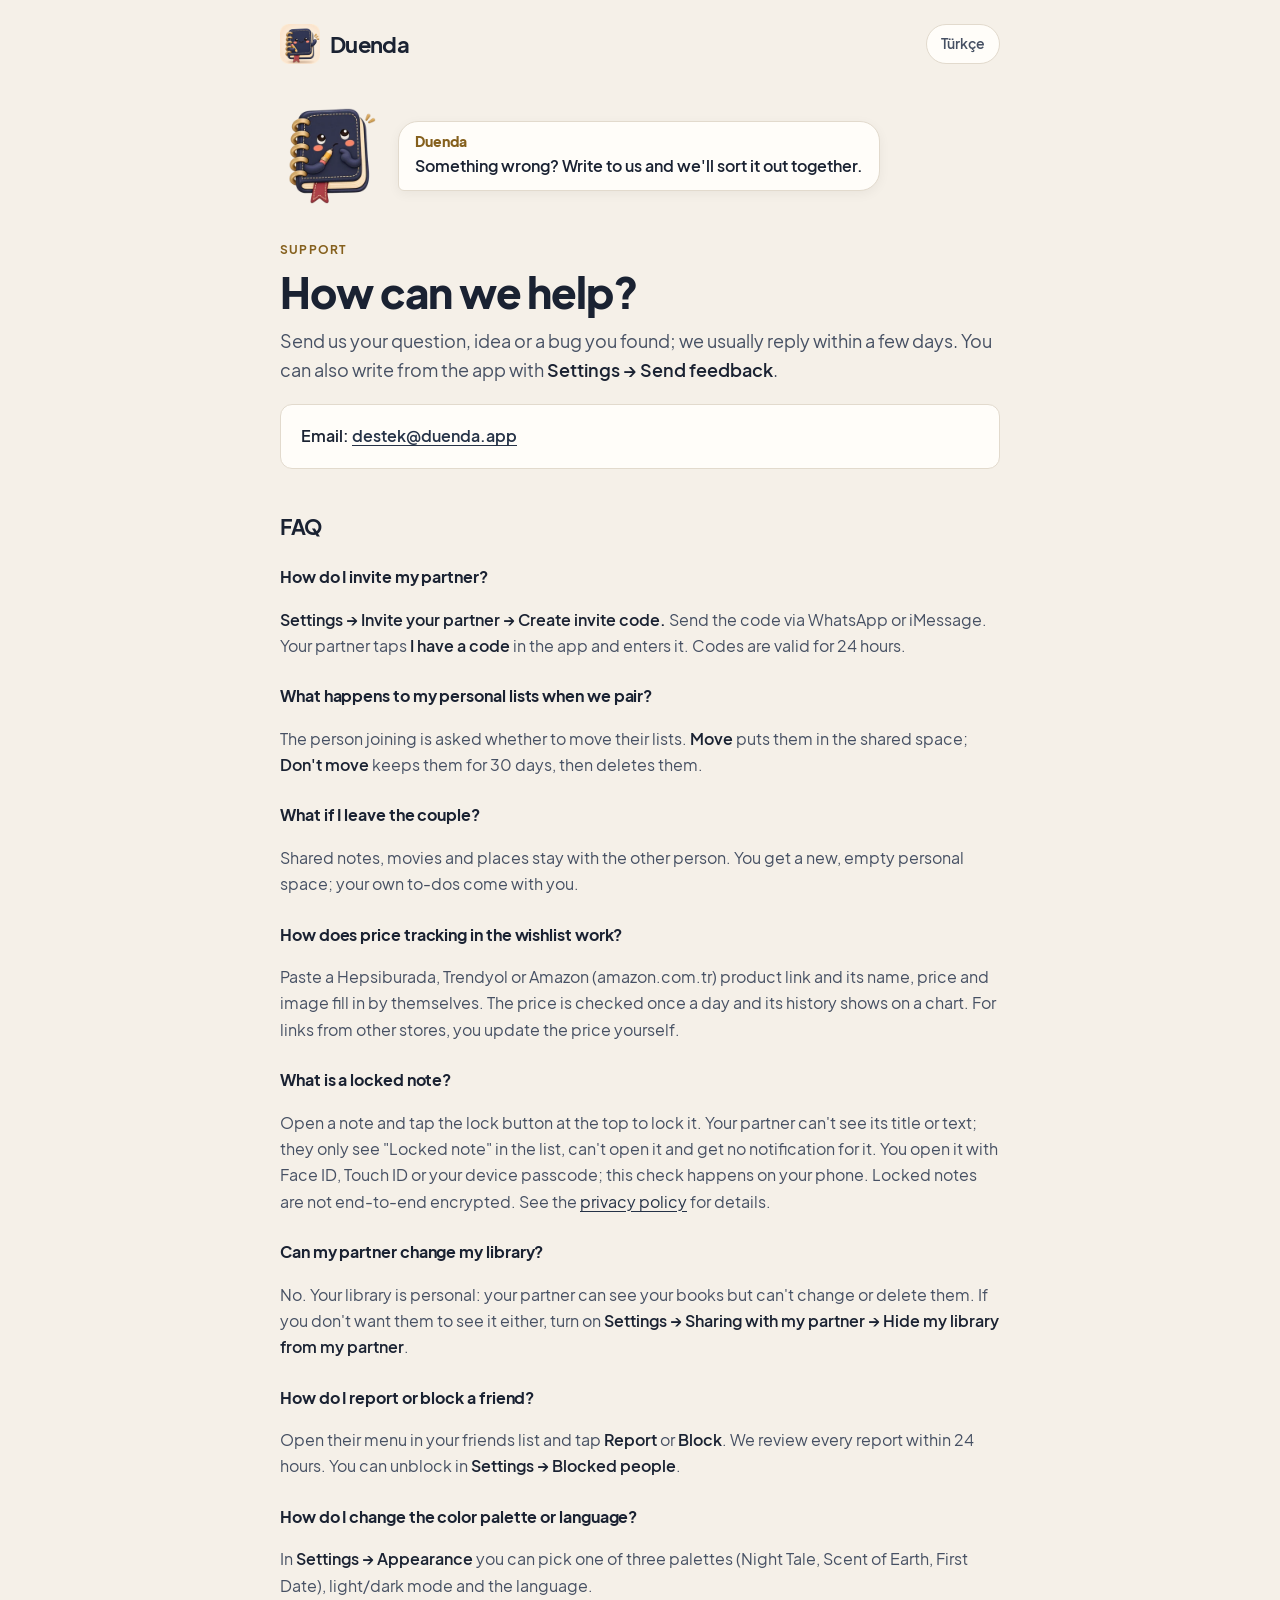
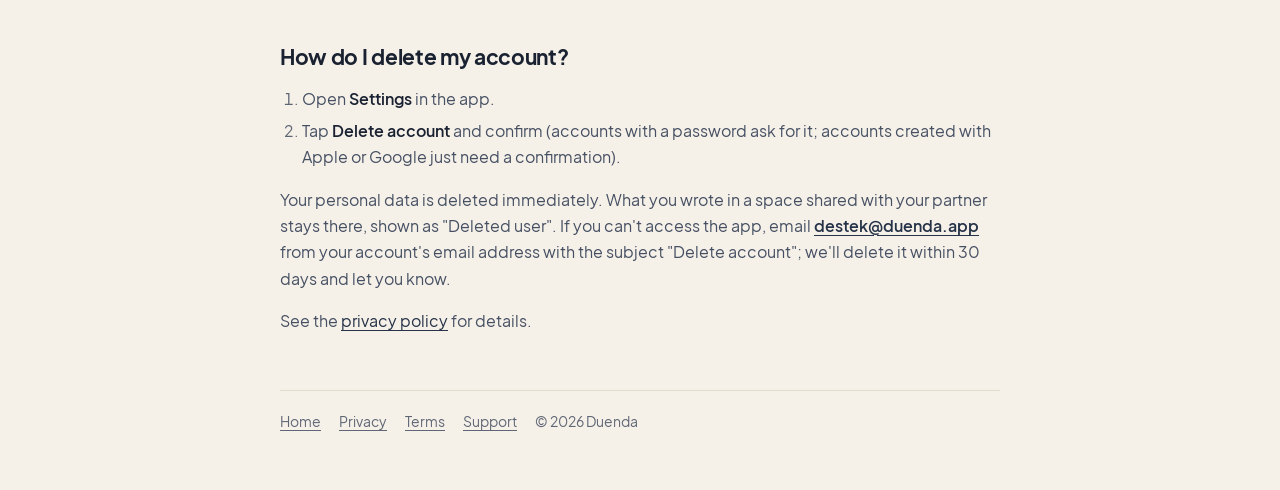
<file: support.html>
<!doctype html>
<html lang="en">
<head>
<meta charset="utf-8">
<meta name="viewport" content="width=device-width, initial-scale=1, viewport-fit=cover">
<title>Support · Duenda</title>
<meta name="description" content="Duenda support and account deletion.">
<meta name="theme-color" content="#F5F0E8" media="(prefers-color-scheme: light)">
<meta name="theme-color" content="#0E131D" media="(prefers-color-scheme: dark)">
<link rel="icon" href="favicon.ico" sizes="any">
<link rel="icon" type="image/png" href="favicon-32.png">
<link rel="apple-touch-icon" href="apple-touch-icon.png">
<link rel="stylesheet" href="style.css">
<link rel="alternate" hreflang="tr" href="tr/destek.html">
</head>
<body>
<div class="wrap">
<header class="top">
  <a class="brand" href="./"><img src="img/icon-96.png" alt="" width="40" height="40"><span class="name">Duenda</span></a>
  <a class="lang" href="tr/destek.html" hreflang="tr">Türkçe</a>
</header>
<main>

<div class="hello">
  <img src="img/duenda-thinking.webp" alt="" width="112" height="112">
  <div class="bubble"><span class="who">Duenda</span><p>Something wrong? Write to us and we'll sort it out together.</p></div>
</div>

<p class="eyebrow">Support</p>
<h1>How can we help?</h1>
<p class="lede">Send us your question, idea or a bug you found; we usually reply within a few days. You can also write from the app with <strong>Settings → Send feedback</strong>.</p>
<div class="card"><p><strong>Email:</strong> <a class="mail" href="mailto:destek@duenda.app">destek@duenda.app</a></p></div>

<h2>FAQ</h2>
<h3>How do I invite my partner?</h3>
<p><strong>Settings → Invite your partner → Create invite code.</strong> Send the code via WhatsApp or iMessage. Your partner taps <strong>I have a code</strong> in the app and enters it. Codes are valid for 24 hours.</p>
<h3>What happens to my personal lists when we pair?</h3>
<p>The person joining is asked whether to move their lists. <strong>Move</strong> puts them in the shared space; <strong>Don't move</strong> keeps them for 30 days, then deletes them.</p>
<h3>What if I leave the couple?</h3>
<p>Shared notes, movies and places stay with the other person. You get a new, empty personal space; your own to-dos come with you.</p>
<h3>How does price tracking in the wishlist work?</h3>
<p>Paste a Hepsiburada, Trendyol or Amazon (amazon.com.tr) product link and its name, price and image fill in by themselves. The price is checked once a day and its history shows on a chart. For links from other stores, you update the price yourself.</p>
<h3>What is a locked note?</h3>
<p>Open a note and tap the lock button at the top to lock it. Your partner can't see its title or text; they only see "Locked note" in the list, can't open it and get no notification for it. You open it with Face ID, Touch ID or your device passcode; this check happens on your phone. Locked notes are not end-to-end encrypted. See the <a href="privacy.html">privacy policy</a> for details.</p>
<h3>Can my partner change my library?</h3>
<p>No. Your library is personal: your partner can see your books but can't change or delete them. If you don't want them to see it either, turn on <strong>Settings → Sharing with my partner → Hide my library from my partner</strong>.</p>
<h3>How do I report or block a friend?</h3>
<p>Open their menu in your friends list and tap <strong>Report</strong> or <strong>Block</strong>. We review every report within 24 hours. You can unblock in <strong>Settings → Blocked people</strong>.</p>
<h3>How do I change the color palette or language?</h3>
<p>In <strong>Settings → Appearance</strong> you can pick one of three palettes (Night Tale, Scent of Earth, First Date), light/dark mode and the language.</p>

<h2 id="delete-account">How do I delete my account?</h2>
<ol>
  <li>Open <strong>Settings</strong> in the app.</li>
  <li>Tap <strong>Delete account</strong> and confirm (accounts with a password ask for it; accounts created with Apple or Google just need a confirmation).</li>
</ol>
<p>Your personal data is deleted immediately. What you wrote in a space shared with your partner stays there, shown as "Deleted user". If you can't access the app, email <a class="mail" href="mailto:destek@duenda.app">destek@duenda.app</a> from your account's email address with the subject "Delete account"; we'll delete it within 30 days and let you know.</p>
<p>See the <a href="privacy.html">privacy policy</a> for details.</p>

</main>
<footer>
  <a href="./">Home</a>
  <a href="privacy.html">Privacy</a>
  <a href="terms.html">Terms</a>
  <a href="support.html">Support</a>
  <span>© 2026 Duenda</span>
</footer>
</div>
</body>
</html>
</file>
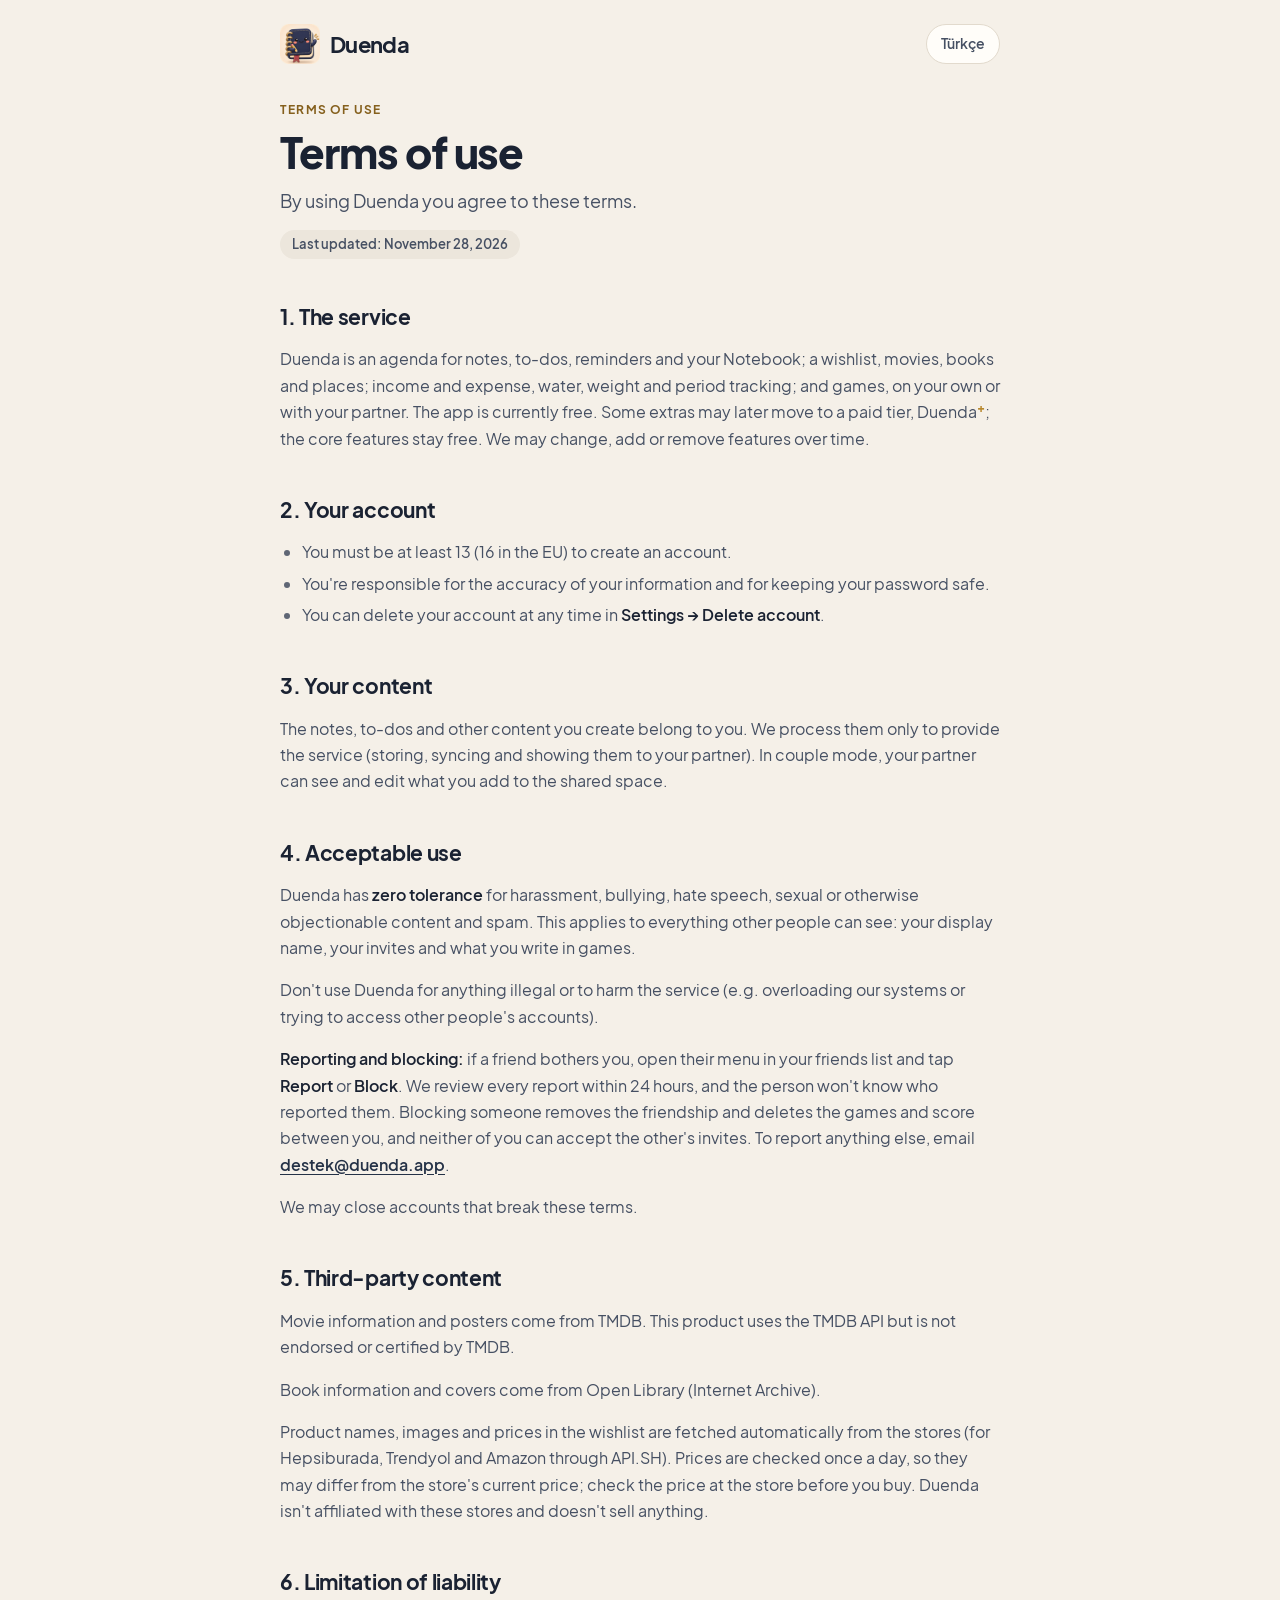
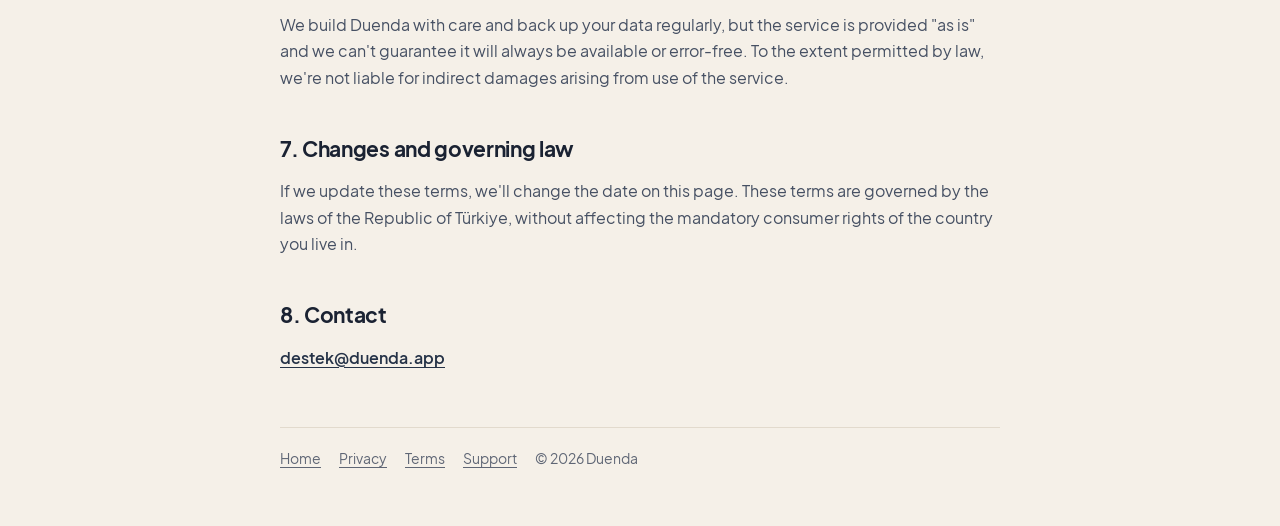
<file: terms.html>
<!doctype html>
<html lang="en">
<head>
<meta charset="utf-8">
<meta name="viewport" content="width=device-width, initial-scale=1, viewport-fit=cover">
<title>Terms of use · Duenda</title>
<meta name="description" content="Duenda terms of use.">
<meta name="theme-color" content="#F5F0E8" media="(prefers-color-scheme: light)">
<meta name="theme-color" content="#0E131D" media="(prefers-color-scheme: dark)">
<link rel="icon" href="favicon.ico" sizes="any">
<link rel="icon" type="image/png" href="favicon-32.png">
<link rel="apple-touch-icon" href="apple-touch-icon.png">
<link rel="stylesheet" href="style.css">
<link rel="alternate" hreflang="tr" href="tr/kosullar.html">
</head>
<body>
<div class="wrap">
<header class="top">
  <a class="brand" href="./"><img src="img/icon-96.png" alt="" width="40" height="40"><span class="name">Duenda</span></a>
  <a class="lang" href="tr/kosullar.html" hreflang="tr">Türkçe</a>
</header>
<main>

<p class="eyebrow">Terms of use</p>
<h1>Terms of use</h1>
<p class="lede">By using Duenda you agree to these terms.</p>
<p class="updated">Last updated: November 28, 2026</p>

<h2>1. The service</h2>
<p>Duenda is an agenda for notes, to-dos, reminders and your Notebook; a wishlist, movies, books and places; income and expense, water, weight and period tracking; and games, on your own or with your partner. The app is currently free. Some extras may later move to a paid tier, <span class="plus-name">Duenda<sup>+</sup></span>; the core features stay free. We may change, add or remove features over time.</p>

<h2>2. Your account</h2>
<ul>
  <li>You must be at least 13 (16 in the EU) to create an account.</li>
  <li>You're responsible for the accuracy of your information and for keeping your password safe.</li>
  <li>You can delete your account at any time in <strong>Settings → Delete account</strong>.</li>
</ul>

<h2>3. Your content</h2>
<p>The notes, to-dos and other content you create belong to you. We process them only to provide the service (storing, syncing and showing them to your partner). In couple mode, your partner can see and edit what you add to the shared space.</p>

<h2>4. Acceptable use</h2>
<p>Duenda has <strong>zero tolerance</strong> for harassment, bullying, hate speech, sexual or otherwise objectionable content and spam. This applies to everything other people can see: your display name, your invites and what you write in games.</p>
<p>Don't use Duenda for anything illegal or to harm the service (e.g. overloading our systems or trying to access other people's accounts).</p>
<p><strong>Reporting and blocking:</strong> if a friend bothers you, open their menu in your friends list and tap <strong>Report</strong> or <strong>Block</strong>. We review every report within 24 hours, and the person won't know who reported them. Blocking someone removes the friendship and deletes the games and score between you, and neither of you can accept the other's invites. To report anything else, email <a class="mail" href="mailto:destek@duenda.app">destek@duenda.app</a>.</p>
<p>We may close accounts that break these terms.</p>

<h2>5. Third-party content</h2>
<p>Movie information and posters come from TMDB. This product uses the TMDB API but is not endorsed or certified by TMDB.</p>
<p>Book information and covers come from Open Library (Internet Archive).</p>
<p>Product names, images and prices in the wishlist are fetched automatically from the stores (for Hepsiburada, Trendyol and Amazon through API.SH). Prices are checked once a day, so they may differ from the store's current price; check the price at the store before you buy. Duenda isn't affiliated with these stores and doesn't sell anything.</p>

<h2>6. Limitation of liability</h2>
<p>We build Duenda with care and back up your data regularly, but the service is provided "as is" and we can't guarantee it will always be available or error-free. To the extent permitted by law, we're not liable for indirect damages arising from use of the service.</p>

<h2>7. Changes and governing law</h2>
<p>If we update these terms, we'll change the date on this page. These terms are governed by the laws of the Republic of Türkiye, without affecting the mandatory consumer rights of the country you live in.</p>

<h2>8. Contact</h2>
<p><a class="mail" href="mailto:destek@duenda.app">destek@duenda.app</a></p>

</main>
<footer>
  <a href="./">Home</a>
  <a href="privacy.html">Privacy</a>
  <a href="terms.html">Terms</a>
  <a href="support.html">Support</a>
  <span>© 2026 Duenda</span>
</footer>
</div>
</body>
</html>
</file>
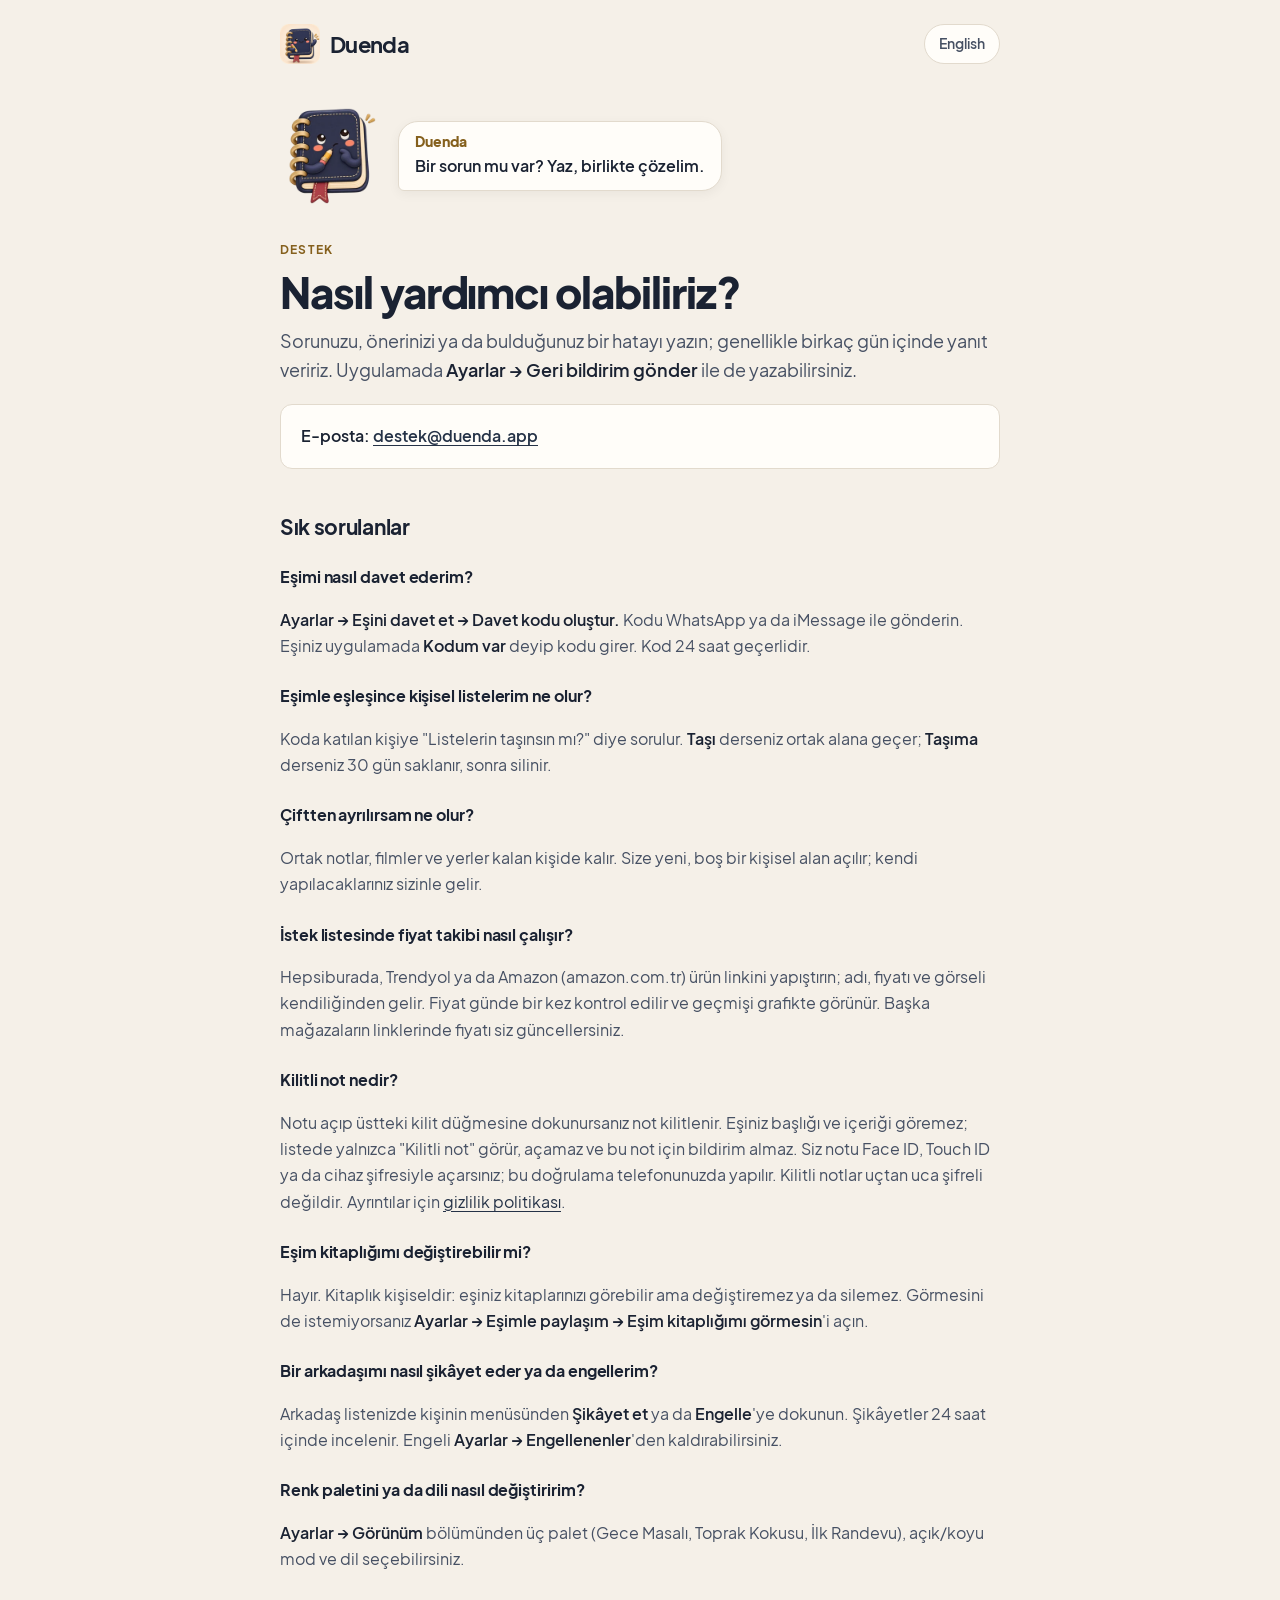
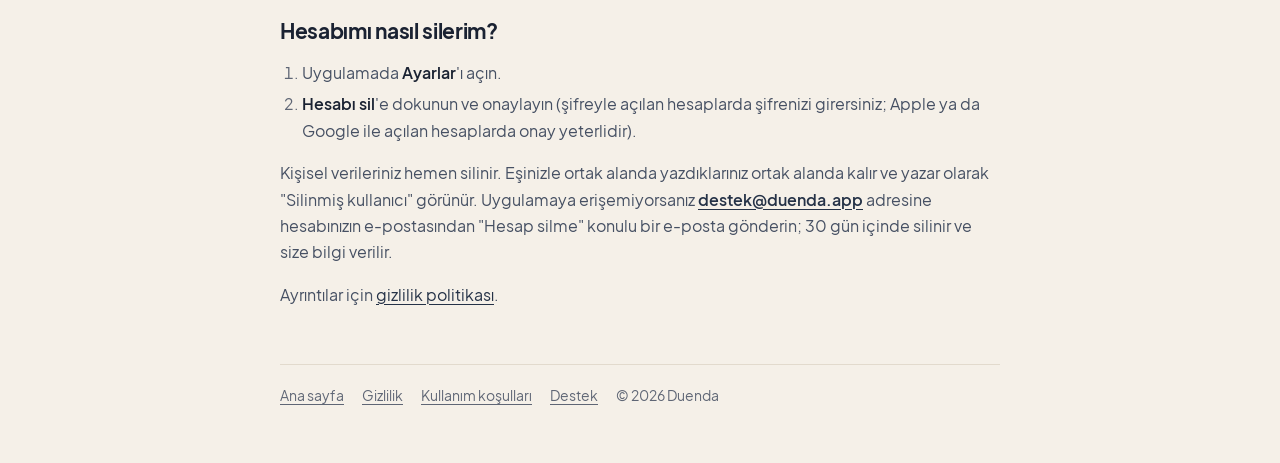
<file: tr/destek.html>
<!doctype html>
<html lang="tr">
<head>
<meta charset="utf-8">
<meta name="viewport" content="width=device-width, initial-scale=1, viewport-fit=cover">
<title>Destek · Duenda</title>
<meta name="description" content="Duenda destek ve hesap silme.">
<meta name="theme-color" content="#F5F0E8" media="(prefers-color-scheme: light)">
<meta name="theme-color" content="#0E131D" media="(prefers-color-scheme: dark)">
<link rel="icon" href="../favicon.ico" sizes="any">
<link rel="icon" type="image/png" href="../favicon-32.png">
<link rel="apple-touch-icon" href="../apple-touch-icon.png">
<link rel="stylesheet" href="../style.css">
<link rel="alternate" hreflang="en" href="../support.html">
</head>
<body>
<div class="wrap">
<header class="top">
  <a class="brand" href="./"><img src="../img/icon-96.png" alt="" width="40" height="40"><span class="name">Duenda</span></a>
  <a class="lang" href="../support.html" hreflang="en">English</a>
</header>
<main>

<div class="hello">
  <img src="../img/duenda-thinking.webp" alt="" width="112" height="112">
  <div class="bubble"><span class="who">Duenda</span><p>Bir sorun mu var? Yaz, birlikte çözelim.</p></div>
</div>

<p class="eyebrow">Destek</p>
<h1>Nasıl yardımcı olabiliriz?</h1>
<p class="lede">Sorunuzu, önerinizi ya da bulduğunuz bir hatayı yazın; genellikle birkaç gün içinde yanıt veririz. Uygulamada <strong>Ayarlar → Geri bildirim gönder</strong> ile de yazabilirsiniz.</p>
<div class="card"><p><strong>E-posta:</strong> <a class="mail" href="mailto:destek@duenda.app">destek@duenda.app</a></p></div>

<h2>Sık sorulanlar</h2>
<h3>Eşimi nasıl davet ederim?</h3>
<p><strong>Ayarlar → Eşini davet et → Davet kodu oluştur.</strong> Kodu WhatsApp ya da iMessage ile gönderin. Eşiniz uygulamada <strong>Kodum var</strong> deyip kodu girer. Kod 24 saat geçerlidir.</p>
<h3>Eşimle eşleşince kişisel listelerim ne olur?</h3>
<p>Koda katılan kişiye "Listelerin taşınsın mı?" diye sorulur. <strong>Taşı</strong> derseniz ortak alana geçer; <strong>Taşıma</strong> derseniz 30 gün saklanır, sonra silinir.</p>
<h3>Çiftten ayrılırsam ne olur?</h3>
<p>Ortak notlar, filmler ve yerler kalan kişide kalır. Size yeni, boş bir kişisel alan açılır; kendi yapılacaklarınız sizinle gelir.</p>
<h3>İstek listesinde fiyat takibi nasıl çalışır?</h3>
<p>Hepsiburada, Trendyol ya da Amazon (amazon.com.tr) ürün linkini yapıştırın; adı, fiyatı ve görseli kendiliğinden gelir. Fiyat günde bir kez kontrol edilir ve geçmişi grafikte görünür. Başka mağazaların linklerinde fiyatı siz güncellersiniz.</p>
<h3>Kilitli not nedir?</h3>
<p>Notu açıp üstteki kilit düğmesine dokunursanız not kilitlenir. Eşiniz başlığı ve içeriği göremez; listede yalnızca "Kilitli not" görür, açamaz ve bu not için bildirim almaz. Siz notu Face ID, Touch ID ya da cihaz şifresiyle açarsınız; bu doğrulama telefonunuzda yapılır. Kilitli notlar uçtan uca şifreli değildir. Ayrıntılar için <a href="gizlilik.html">gizlilik politikası</a>.</p>
<h3>Eşim kitaplığımı değiştirebilir mi?</h3>
<p>Hayır. Kitaplık kişiseldir: eşiniz kitaplarınızı görebilir ama değiştiremez ya da silemez. Görmesini de istemiyorsanız <strong>Ayarlar → Eşimle paylaşım → Eşim kitaplığımı görmesin</strong>'i açın.</p>
<h3>Bir arkadaşımı nasıl şikâyet eder ya da engellerim?</h3>
<p>Arkadaş listenizde kişinin menüsünden <strong>Şikâyet et</strong> ya da <strong>Engelle</strong>'ye dokunun. Şikâyetler 24 saat içinde incelenir. Engeli <strong>Ayarlar → Engellenenler</strong>'den kaldırabilirsiniz.</p>
<h3>Renk paletini ya da dili nasıl değiştiririm?</h3>
<p><strong>Ayarlar → Görünüm</strong> bölümünden üç palet (Gece Masalı, Toprak Kokusu, İlk Randevu), açık/koyu mod ve dil seçebilirsiniz.</p>

<h2 id="hesap-silme">Hesabımı nasıl silerim?</h2>
<ol>
  <li>Uygulamada <strong>Ayarlar</strong>'ı açın.</li>
  <li><strong>Hesabı sil</strong>'e dokunun ve onaylayın (şifreyle açılan hesaplarda şifrenizi girersiniz; Apple ya da Google ile açılan hesaplarda onay yeterlidir).</li>
</ol>
<p>Kişisel verileriniz hemen silinir. Eşinizle ortak alanda yazdıklarınız ortak alanda kalır ve yazar olarak "Silinmiş kullanıcı" görünür. Uygulamaya erişemiyorsanız <a class="mail" href="mailto:destek@duenda.app">destek@duenda.app</a> adresine hesabınızın e-postasından "Hesap silme" konulu bir e-posta gönderin; 30 gün içinde silinir ve size bilgi verilir.</p>
<p>Ayrıntılar için <a href="gizlilik.html">gizlilik politikası</a>.</p>

</main>
<footer>
  <a href="./">Ana sayfa</a>
  <a href="gizlilik.html">Gizlilik</a>
  <a href="kosullar.html">Kullanım koşulları</a>
  <a href="destek.html">Destek</a>
  <span>© 2026 Duenda</span>
</footer>
</div>
</body>
</html>
</file>
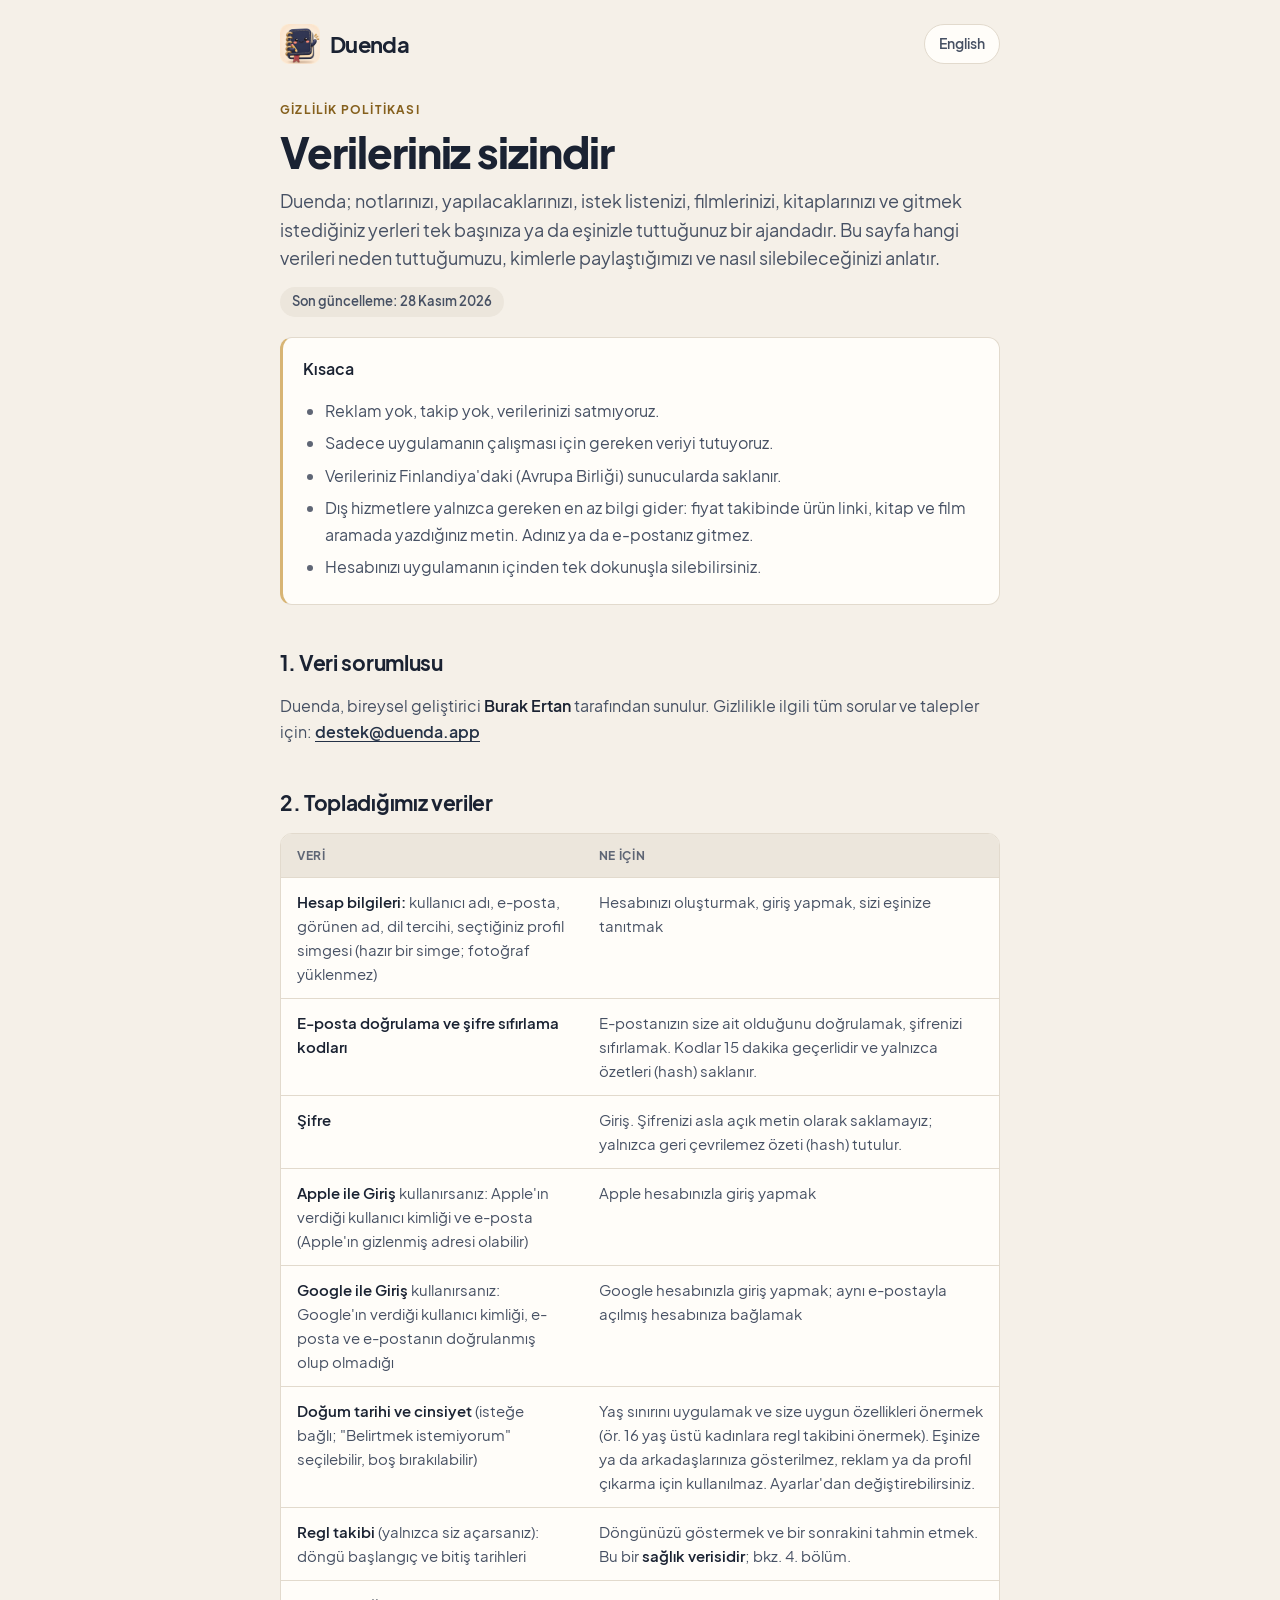
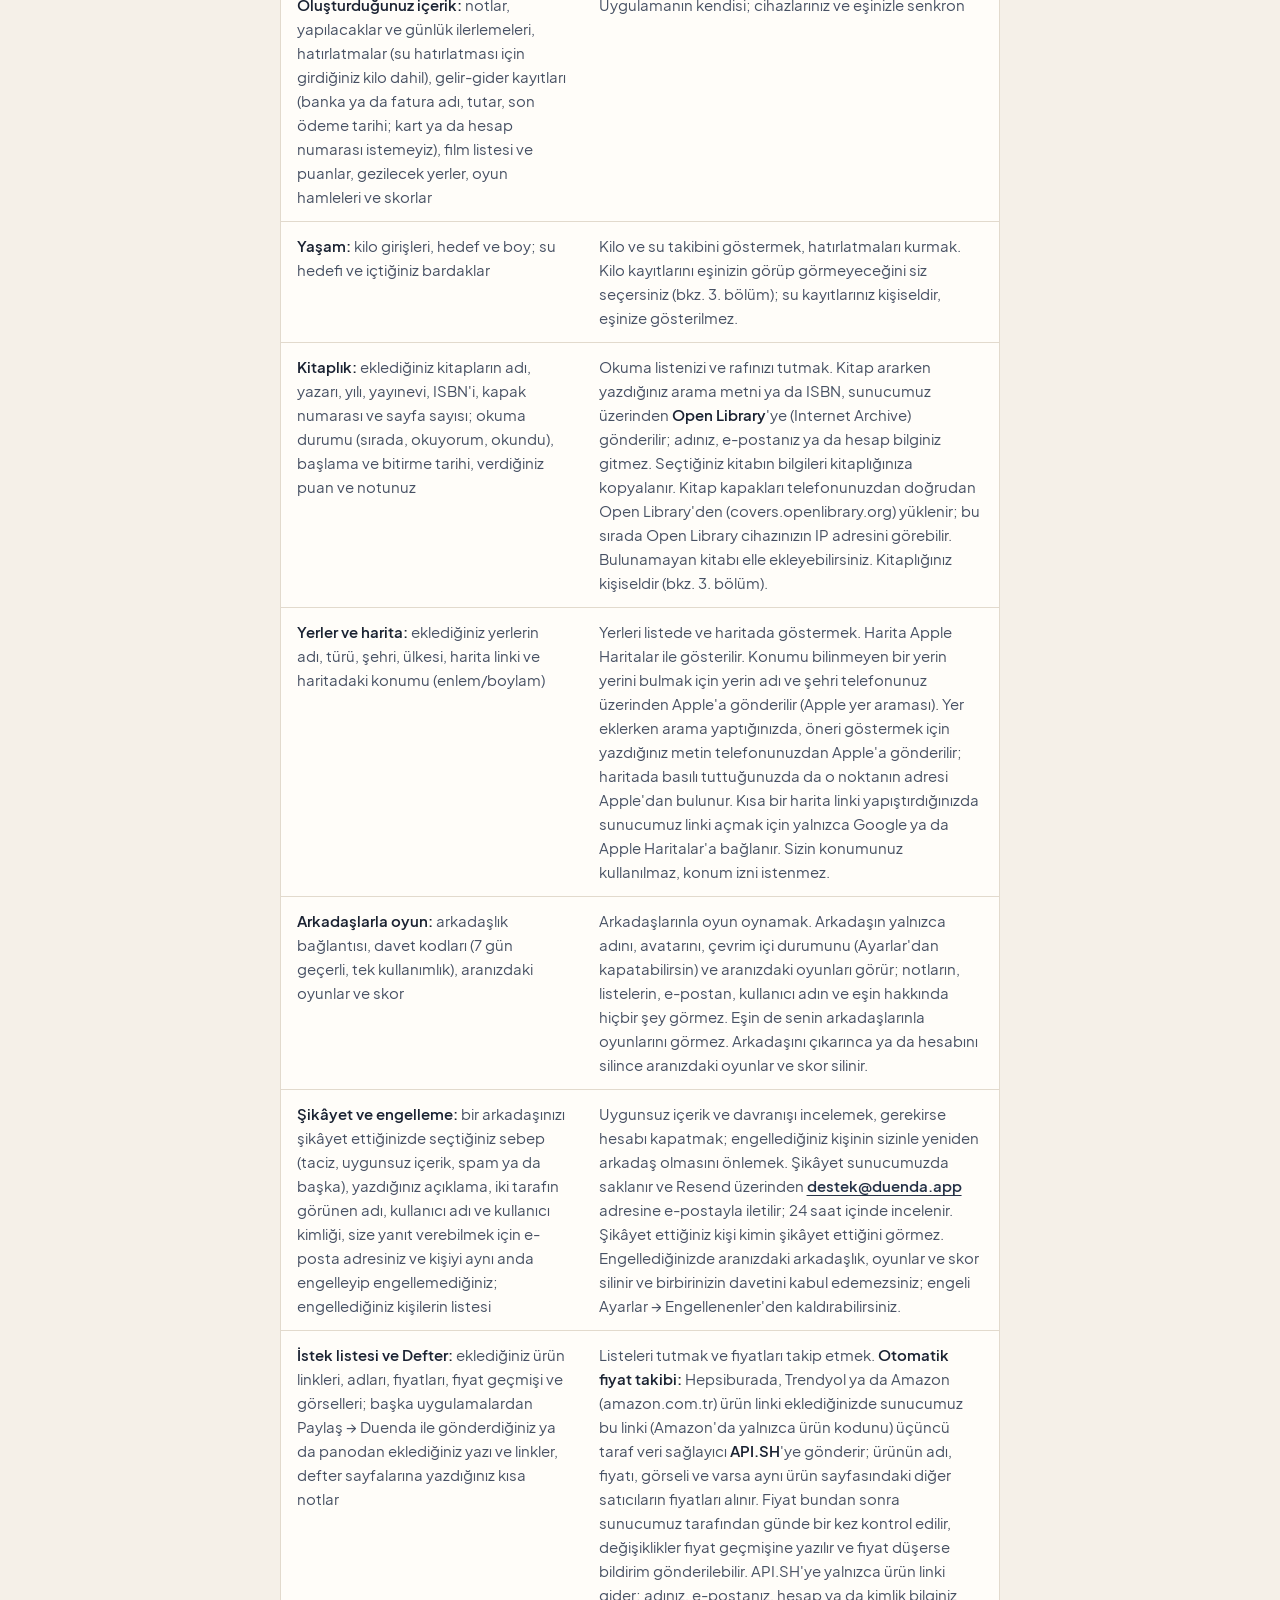
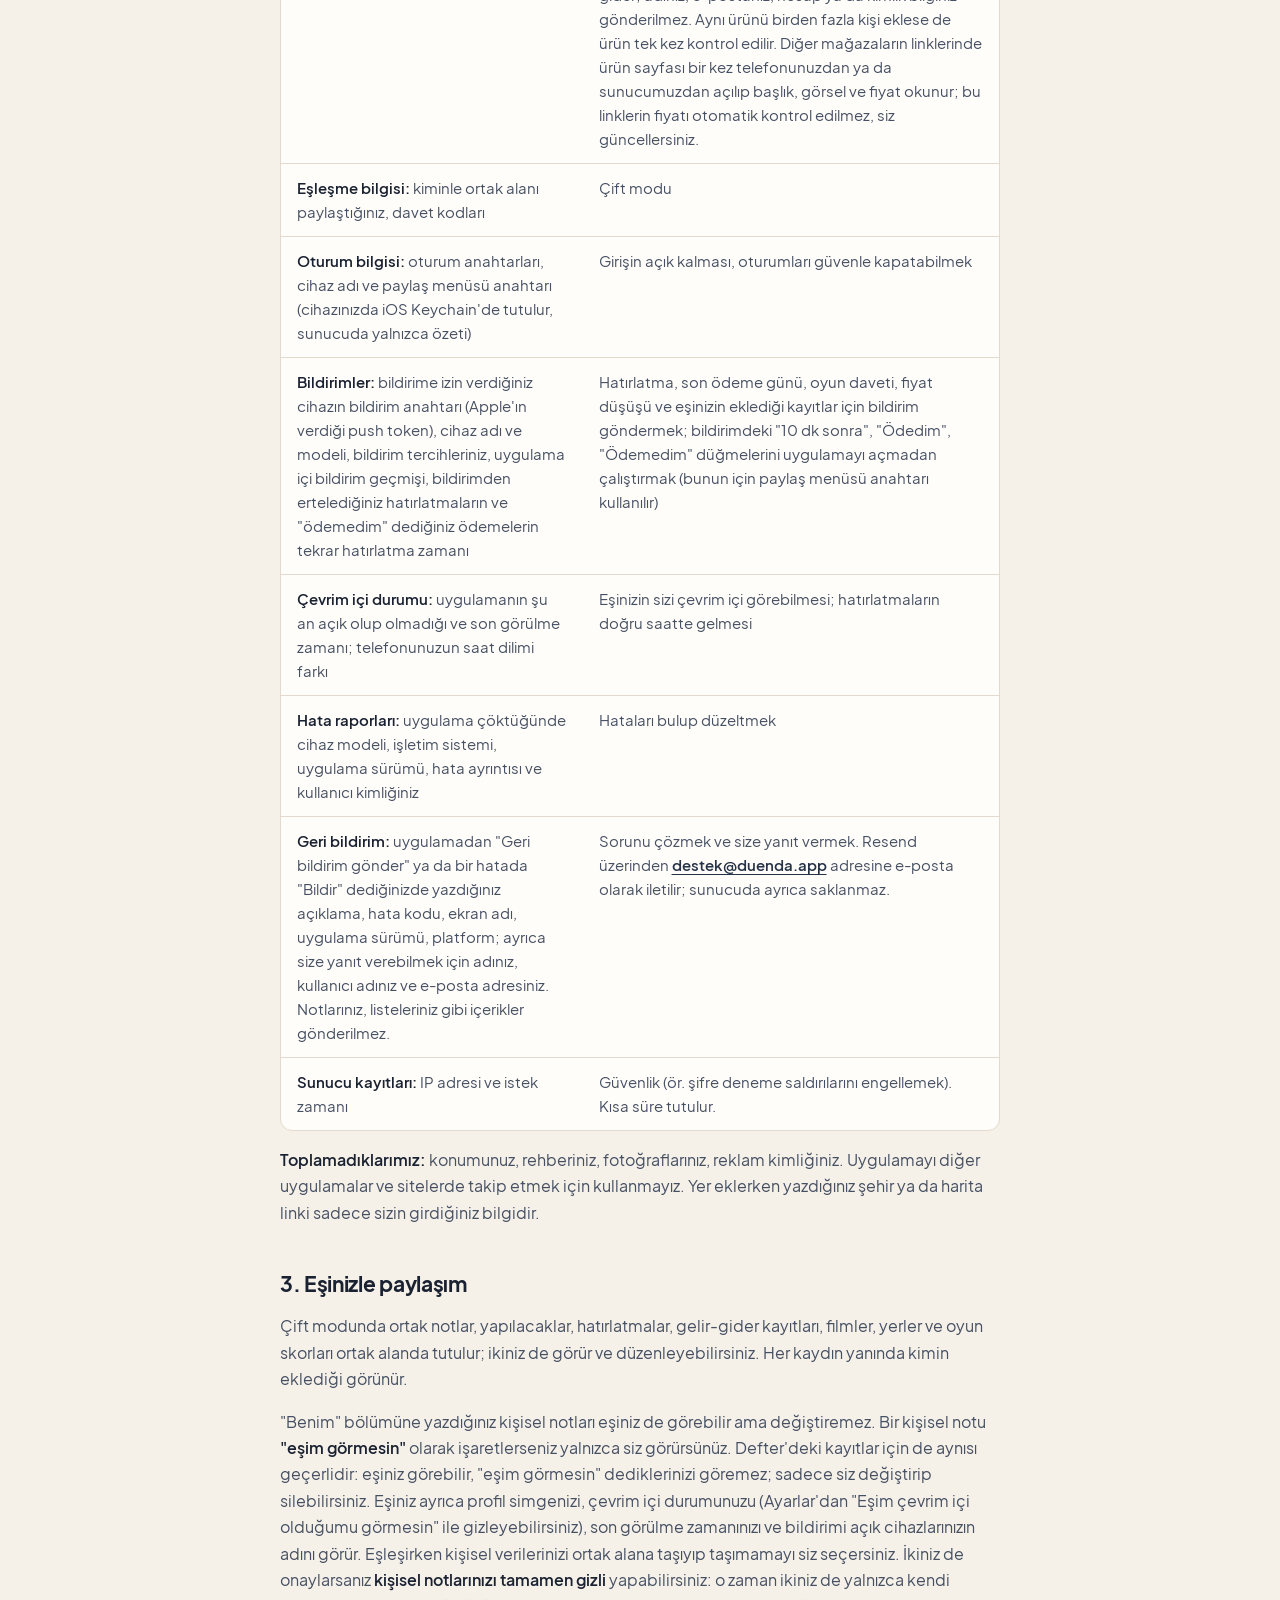
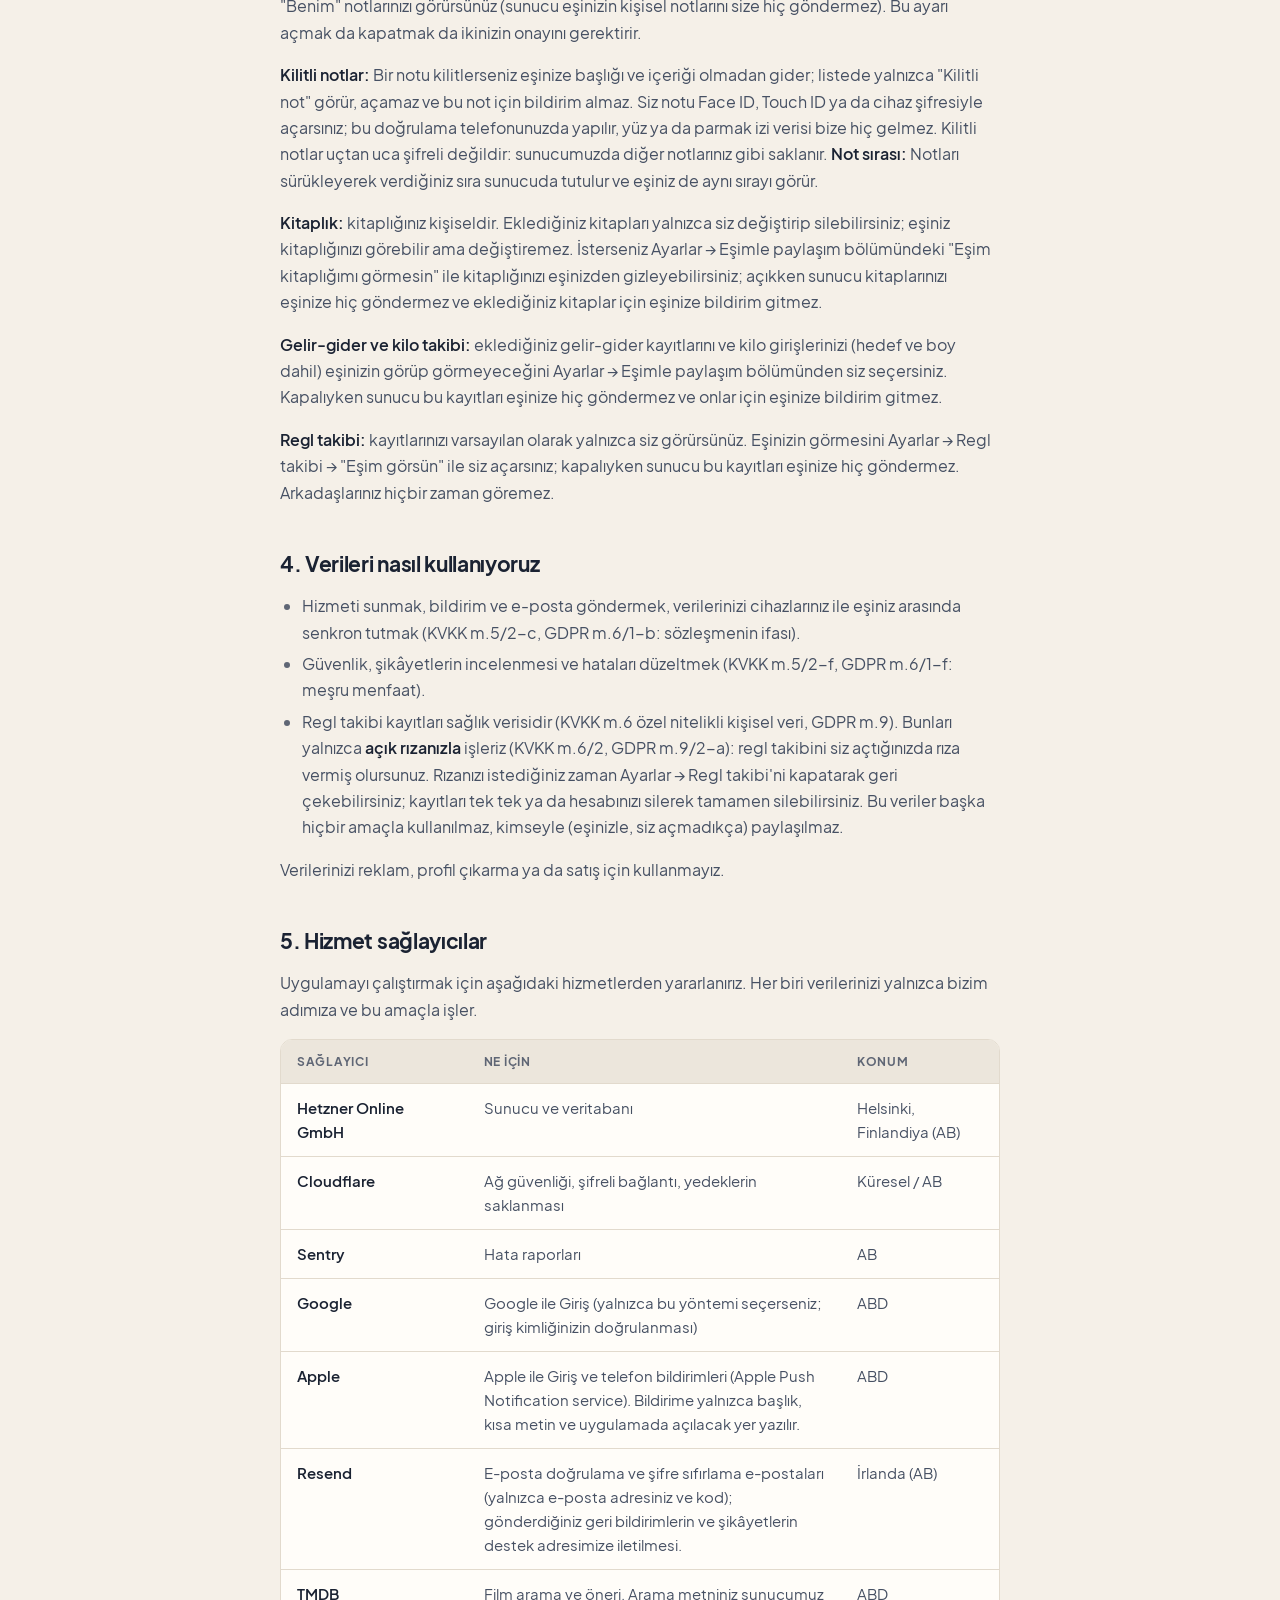
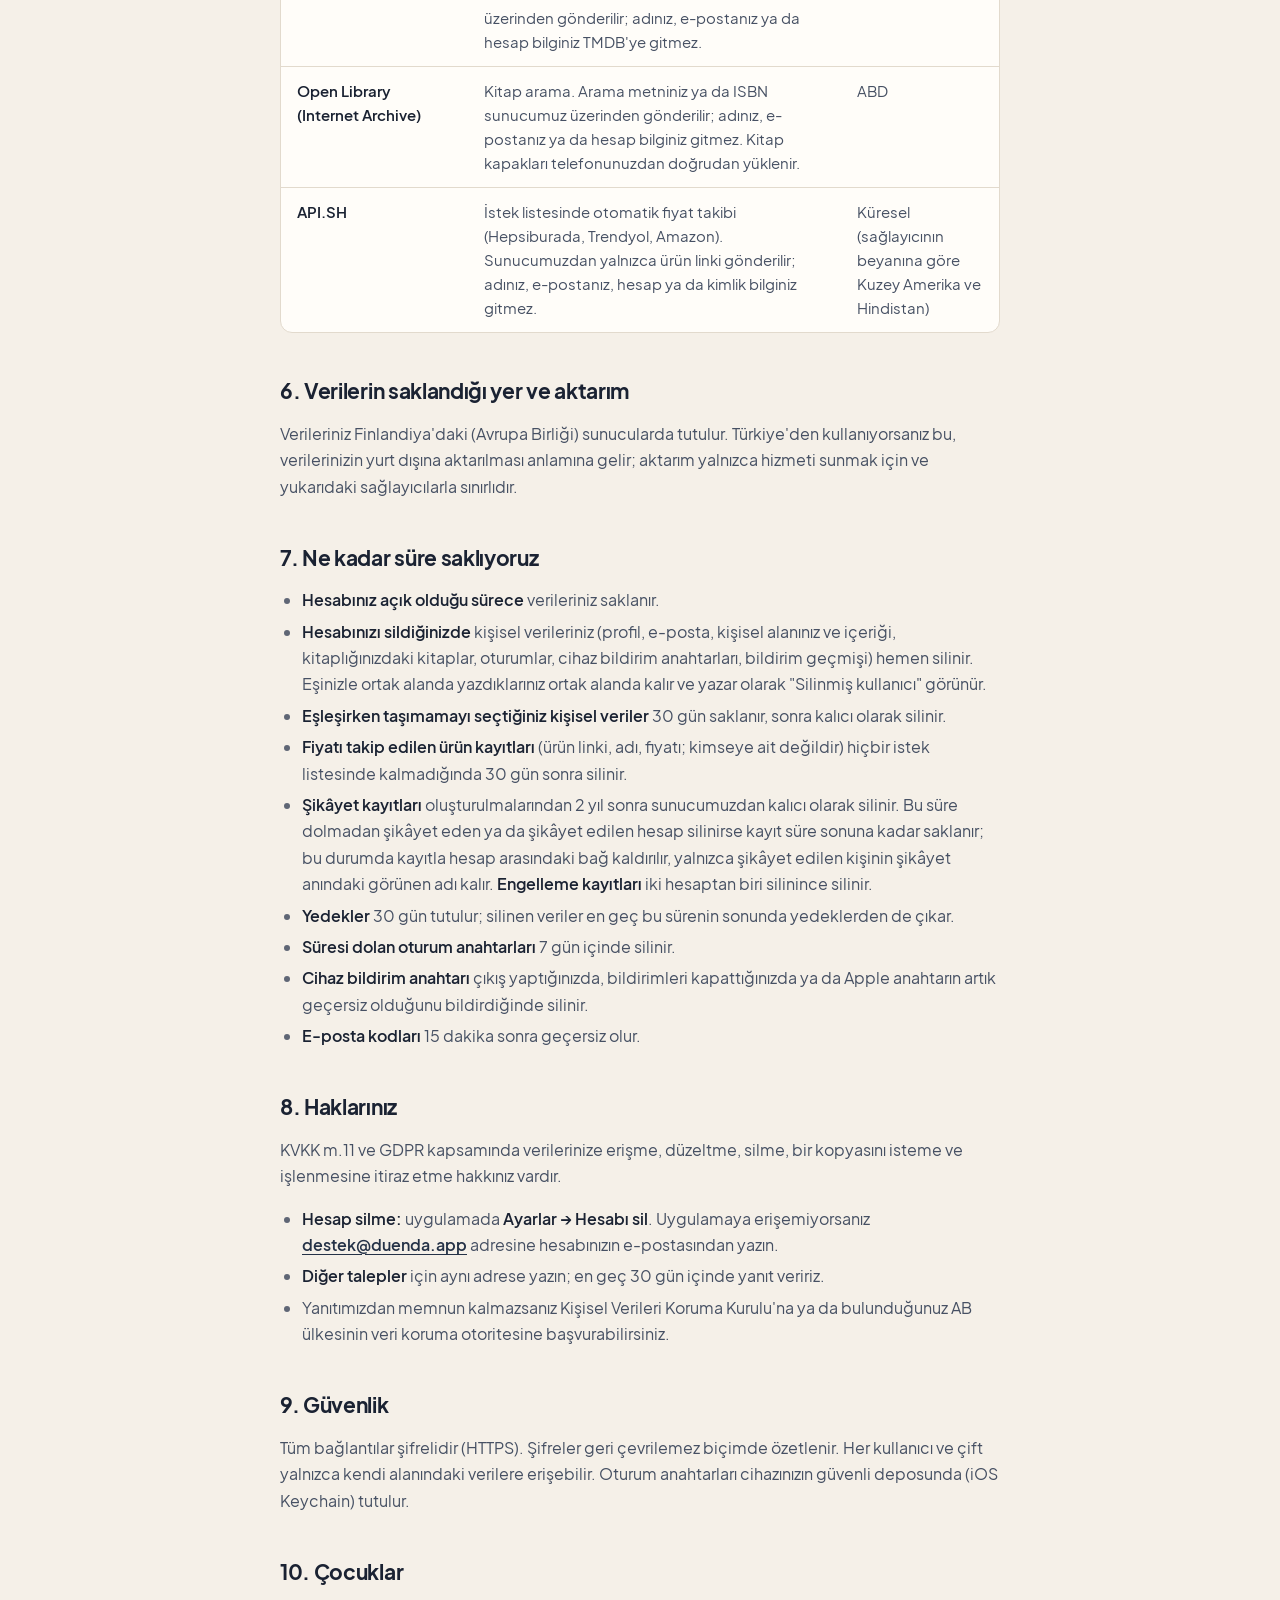
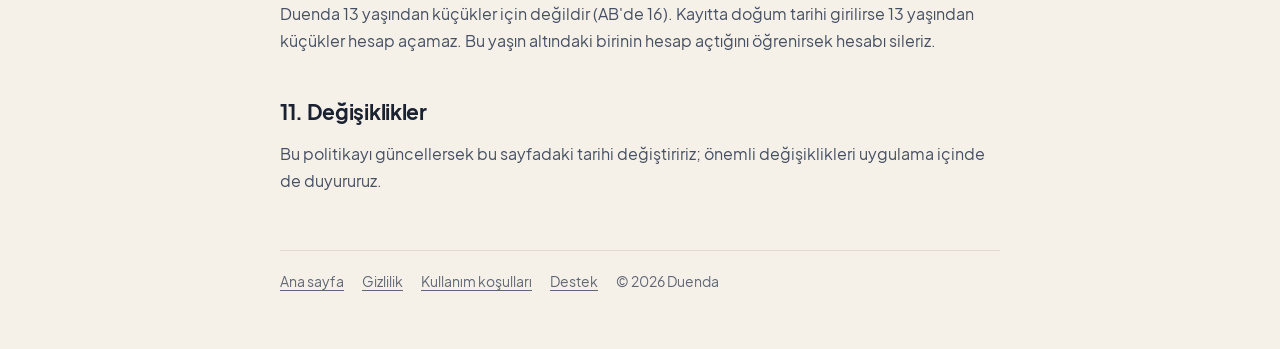
<file: tr/gizlilik.html>
<!doctype html>
<html lang="tr">
<head>
<meta charset="utf-8">
<meta name="viewport" content="width=device-width, initial-scale=1, viewport-fit=cover">
<title>Gizlilik politikası · Duenda</title>
<meta name="description" content="Duenda verilerinizi nasıl işler.">
<meta name="theme-color" content="#F5F0E8" media="(prefers-color-scheme: light)">
<meta name="theme-color" content="#0E131D" media="(prefers-color-scheme: dark)">
<link rel="icon" href="../favicon.ico" sizes="any">
<link rel="icon" type="image/png" href="../favicon-32.png">
<link rel="apple-touch-icon" href="../apple-touch-icon.png">
<link rel="stylesheet" href="../style.css">
<link rel="alternate" hreflang="en" href="../privacy.html">
</head>
<body>
<div class="wrap">
<header class="top">
  <a class="brand" href="./"><img src="../img/icon-96.png" alt="" width="40" height="40"><span class="name">Duenda</span></a>
  <a class="lang" href="../privacy.html" hreflang="en">English</a>
</header>
<main>

<p class="eyebrow">Gizlilik politikası</p>
<h1>Verileriniz sizindir</h1>
<p class="lede">Duenda; notlarınızı, yapılacaklarınızı, istek listenizi, filmlerinizi, kitaplarınızı ve gitmek istediğiniz yerleri tek başınıza ya da eşinizle tuttuğunuz bir ajandadır. Bu sayfa hangi verileri neden tuttuğumuzu, kimlerle paylaştığımızı ve nasıl silebileceğinizi anlatır.</p>
<p class="updated">Son güncelleme: 28 Kasım 2026</p>

<div class="card summary">
  <p><strong>Kısaca</strong></p>
  <ul>
    <li>Reklam yok, takip yok, verilerinizi satmıyoruz.</li>
    <li>Sadece uygulamanın çalışması için gereken veriyi tutuyoruz.</li>
    <li>Verileriniz Finlandiya'daki (Avrupa Birliği) sunucularda saklanır.</li>
    <li>Dış hizmetlere yalnızca gereken en az bilgi gider: fiyat takibinde ürün linki, kitap ve film aramada yazdığınız metin. Adınız ya da e-postanız gitmez.</li>
    <li>Hesabınızı uygulamanın içinden tek dokunuşla silebilirsiniz.</li>
  </ul>
</div>

<h2>1. Veri sorumlusu</h2>
<p>Duenda, bireysel geliştirici <strong>Burak Ertan</strong> tarafından sunulur. Gizlilikle ilgili tüm sorular ve talepler için: <a class="mail" href="mailto:destek@duenda.app">destek@duenda.app</a></p>

<h2>2. Topladığımız veriler</h2>
<div class="table-wrap"><table>
  <thead><tr><th>Veri</th><th>Ne için</th></tr></thead>
  <tbody>
    <tr><td data-label="Veri"><strong>Hesap bilgileri:</strong> kullanıcı adı, e-posta, görünen ad, dil tercihi, seçtiğiniz profil simgesi (hazır bir simge; fotoğraf yüklenmez)</td><td data-label="Ne için">Hesabınızı oluşturmak, giriş yapmak, sizi eşinize tanıtmak</td></tr>
    <tr><td data-label="Veri"><strong>E-posta doğrulama ve şifre sıfırlama kodları</strong></td><td data-label="Ne için">E-postanızın size ait olduğunu doğrulamak, şifrenizi sıfırlamak. Kodlar 15 dakika geçerlidir ve yalnızca özetleri (hash) saklanır.</td></tr>
    <tr><td data-label="Veri"><strong>Şifre</strong></td><td data-label="Ne için">Giriş. Şifrenizi asla açık metin olarak saklamayız; yalnızca geri çevrilemez özeti (hash) tutulur.</td></tr>
    <tr><td data-label="Veri"><strong>Apple ile Giriş</strong> kullanırsanız: Apple'ın verdiği kullanıcı kimliği ve e-posta (Apple'ın gizlenmiş adresi olabilir)</td><td data-label="Ne için">Apple hesabınızla giriş yapmak</td></tr>
    <tr><td data-label="Veri"><strong>Google ile Giriş</strong> kullanırsanız: Google'ın verdiği kullanıcı kimliği, e-posta ve e-postanın doğrulanmış olup olmadığı</td><td data-label="Ne için">Google hesabınızla giriş yapmak; aynı e-postayla açılmış hesabınıza bağlamak</td></tr>
    <tr><td data-label="Veri"><strong>Doğum tarihi ve cinsiyet</strong> (isteğe bağlı; "Belirtmek istemiyorum" seçilebilir, boş bırakılabilir)</td><td data-label="Ne için">Yaş sınırını uygulamak ve size uygun özellikleri önermek (ör. 16 yaş üstü kadınlara regl takibini önermek). Eşinize ya da arkadaşlarınıza gösterilmez, reklam ya da profil çıkarma için kullanılmaz. Ayarlar'dan değiştirebilirsiniz.</td></tr>
    <tr><td data-label="Veri"><strong>Regl takibi</strong> (yalnızca siz açarsanız): döngü başlangıç ve bitiş tarihleri</td><td data-label="Ne için">Döngünüzü göstermek ve bir sonrakini tahmin etmek. Bu bir <strong>sağlık verisidir</strong>; bkz. 4. bölüm.</td></tr>
    <tr><td data-label="Veri"><strong>Oluşturduğunuz içerik:</strong> notlar, yapılacaklar ve günlük ilerlemeleri, hatırlatmalar (su hatırlatması için girdiğiniz kilo dahil), gelir-gider kayıtları (banka ya da fatura adı, tutar, son ödeme tarihi; kart ya da hesap numarası istemeyiz), film listesi ve puanlar, gezilecek yerler, oyun hamleleri ve skorlar</td><td data-label="Ne için">Uygulamanın kendisi; cihazlarınız ve eşinizle senkron</td></tr>
    <tr><td data-label="Veri"><strong>Yaşam:</strong> kilo girişleri, hedef ve boy; su hedefi ve içtiğiniz bardaklar</td><td data-label="Ne için">Kilo ve su takibini göstermek, hatırlatmaları kurmak. Kilo kayıtlarını eşinizin görüp görmeyeceğini siz seçersiniz (bkz. 3. bölüm); su kayıtlarınız kişiseldir, eşinize gösterilmez.</td></tr>
    <tr><td data-label="Veri"><strong>Kitaplık:</strong> eklediğiniz kitapların adı, yazarı, yılı, yayınevi, ISBN'i, kapak numarası ve sayfa sayısı; okuma durumu (sırada, okuyorum, okundu), başlama ve bitirme tarihi, verdiğiniz puan ve notunuz</td><td data-label="Ne için">Okuma listenizi ve rafınızı tutmak. Kitap ararken yazdığınız arama metni ya da ISBN, sunucumuz üzerinden <strong>Open Library</strong>'ye (Internet Archive) gönderilir; adınız, e-postanız ya da hesap bilginiz gitmez. Seçtiğiniz kitabın bilgileri kitaplığınıza kopyalanır. Kitap kapakları telefonunuzdan doğrudan Open Library'den (covers.openlibrary.org) yüklenir; bu sırada Open Library cihazınızın IP adresini görebilir. Bulunamayan kitabı elle ekleyebilirsiniz. Kitaplığınız kişiseldir (bkz. 3. bölüm).</td></tr>
    <tr><td data-label="Veri"><strong>Yerler ve harita:</strong> eklediğiniz yerlerin adı, türü, şehri, ülkesi, harita linki ve haritadaki konumu (enlem/boylam)</td><td data-label="Ne için">Yerleri listede ve haritada göstermek. Harita Apple Haritalar ile gösterilir. Konumu bilinmeyen bir yerin yerini bulmak için yerin adı ve şehri telefonunuz üzerinden Apple'a gönderilir (Apple yer araması). Yer eklerken arama yaptığınızda, öneri göstermek için yazdığınız metin telefonunuzdan Apple'a gönderilir; haritada basılı tuttuğunuzda da o noktanın adresi Apple'dan bulunur. Kısa bir harita linki yapıştırdığınızda sunucumuz linki açmak için yalnızca Google ya da Apple Haritalar'a bağlanır. Sizin konumunuz kullanılmaz, konum izni istenmez.</td></tr>
    <tr><td data-label="Veri"><strong>Arkadaşlarla oyun:</strong> arkadaşlık bağlantısı, davet kodları (7 gün geçerli, tek kullanımlık), aranızdaki oyunlar ve skor</td><td data-label="Ne için">Arkadaşlarınla oyun oynamak. Arkadaşın yalnızca adını, avatarını, çevrim içi durumunu (Ayarlar'dan kapatabilirsin) ve aranızdaki oyunları görür; notların, listelerin, e-postan, kullanıcı adın ve eşin hakkında hiçbir şey görmez. Eşin de senin arkadaşlarınla oyunlarını görmez. Arkadaşını çıkarınca ya da hesabını silince aranızdaki oyunlar ve skor silinir.</td></tr>
    <tr><td data-label="Veri"><strong>Şikâyet ve engelleme:</strong> bir arkadaşınızı şikâyet ettiğinizde seçtiğiniz sebep (taciz, uygunsuz içerik, spam ya da başka), yazdığınız açıklama, iki tarafın görünen adı, kullanıcı adı ve kullanıcı kimliği, size yanıt verebilmek için e-posta adresiniz ve kişiyi aynı anda engelleyip engellemediğiniz; engellediğiniz kişilerin listesi</td><td data-label="Ne için">Uygunsuz içerik ve davranışı incelemek, gerekirse hesabı kapatmak; engellediğiniz kişinin sizinle yeniden arkadaş olmasını önlemek. Şikâyet sunucumuzda saklanır ve Resend üzerinden <a class="mail" href="mailto:destek@duenda.app">destek@duenda.app</a> adresine e-postayla iletilir; 24 saat içinde incelenir. Şikâyet ettiğiniz kişi kimin şikâyet ettiğini görmez. Engellediğinizde aranızdaki arkadaşlık, oyunlar ve skor silinir ve birbirinizin davetini kabul edemezsiniz; engeli Ayarlar → Engellenenler'den kaldırabilirsiniz.</td></tr>
    <tr><td data-label="Veri"><strong>İstek listesi ve Defter:</strong> eklediğiniz ürün linkleri, adları, fiyatları, fiyat geçmişi ve görselleri; başka uygulamalardan Paylaş → Duenda ile gönderdiğiniz ya da panodan eklediğiniz yazı ve linkler, defter sayfalarına yazdığınız kısa notlar</td><td data-label="Ne için">Listeleri tutmak ve fiyatları takip etmek. <strong>Otomatik fiyat takibi:</strong> Hepsiburada, Trendyol ya da Amazon (amazon.com.tr) ürün linki eklediğinizde sunucumuz bu linki (Amazon'da yalnızca ürün kodunu) üçüncü taraf veri sağlayıcı <strong>API.SH</strong>'ye gönderir; ürünün adı, fiyatı, görseli ve varsa aynı ürün sayfasındaki diğer satıcıların fiyatları alınır. Fiyat bundan sonra sunucumuz tarafından günde bir kez kontrol edilir, değişiklikler fiyat geçmişine yazılır ve fiyat düşerse bildirim gönderilebilir. API.SH'ye yalnızca ürün linki gider; adınız, e-postanız, hesap ya da kimlik bilginiz gönderilmez. Aynı ürünü birden fazla kişi eklese de ürün tek kez kontrol edilir. Diğer mağazaların linklerinde ürün sayfası bir kez telefonunuzdan ya da sunucumuzdan açılıp başlık, görsel ve fiyat okunur; bu linklerin fiyatı otomatik kontrol edilmez, siz güncellersiniz.</td></tr>
    <tr><td data-label="Veri"><strong>Eşleşme bilgisi:</strong> kiminle ortak alanı paylaştığınız, davet kodları</td><td data-label="Ne için">Çift modu</td></tr>
    <tr><td data-label="Veri"><strong>Oturum bilgisi:</strong> oturum anahtarları, cihaz adı ve paylaş menüsü anahtarı (cihazınızda iOS Keychain'de tutulur, sunucuda yalnızca özeti)</td><td data-label="Ne için">Girişin açık kalması, oturumları güvenle kapatabilmek</td></tr>
    <tr><td data-label="Veri"><strong>Bildirimler:</strong> bildirime izin verdiğiniz cihazın bildirim anahtarı (Apple'ın verdiği push token), cihaz adı ve modeli, bildirim tercihleriniz, uygulama içi bildirim geçmişi, bildirimden ertelediğiniz hatırlatmaların ve "ödemedim" dediğiniz ödemelerin tekrar hatırlatma zamanı</td><td data-label="Ne için">Hatırlatma, son ödeme günü, oyun daveti, fiyat düşüşü ve eşinizin eklediği kayıtlar için bildirim göndermek; bildirimdeki "10 dk sonra", "Ödedim", "Ödemedim" düğmelerini uygulamayı açmadan çalıştırmak (bunun için paylaş menüsü anahtarı kullanılır)</td></tr>
    <tr><td data-label="Veri"><strong>Çevrim içi durumu:</strong> uygulamanın şu an açık olup olmadığı ve son görülme zamanı; telefonunuzun saat dilimi farkı</td><td data-label="Ne için">Eşinizin sizi çevrim içi görebilmesi; hatırlatmaların doğru saatte gelmesi</td></tr>
    <tr><td data-label="Veri"><strong>Hata raporları:</strong> uygulama çöktüğünde cihaz modeli, işletim sistemi, uygulama sürümü, hata ayrıntısı ve kullanıcı kimliğiniz</td><td data-label="Ne için">Hataları bulup düzeltmek</td></tr>
    <tr><td data-label="Veri"><strong>Geri bildirim:</strong> uygulamadan "Geri bildirim gönder" ya da bir hatada "Bildir" dediğinizde yazdığınız açıklama, hata kodu, ekran adı, uygulama sürümü, platform; ayrıca size yanıt verebilmek için adınız, kullanıcı adınız ve e-posta adresiniz. Notlarınız, listeleriniz gibi içerikler gönderilmez.</td><td data-label="Ne için">Sorunu çözmek ve size yanıt vermek. Resend üzerinden <a class="mail" href="mailto:destek@duenda.app">destek@duenda.app</a> adresine e-posta olarak iletilir; sunucuda ayrıca saklanmaz.</td></tr>
    <tr><td data-label="Veri"><strong>Sunucu kayıtları:</strong> IP adresi ve istek zamanı</td><td data-label="Ne için">Güvenlik (ör. şifre deneme saldırılarını engellemek). Kısa süre tutulur.</td></tr>
  </tbody>
</table></div>
<p><strong>Toplamadıklarımız:</strong> konumunuz, rehberiniz, fotoğraflarınız, reklam kimliğiniz. Uygulamayı diğer uygulamalar ve sitelerde takip etmek için kullanmayız. Yer eklerken yazdığınız şehir ya da harita linki sadece sizin girdiğiniz bilgidir.</p>

<h2>3. Eşinizle paylaşım</h2>
<p>Çift modunda ortak notlar, yapılacaklar, hatırlatmalar, gelir-gider kayıtları, filmler, yerler ve oyun skorları ortak alanda tutulur; ikiniz de görür ve düzenleyebilirsiniz. Her kaydın yanında kimin eklediği görünür.</p>
<p>"Benim" bölümüne yazdığınız kişisel notları eşiniz de görebilir ama değiştiremez. Bir kişisel notu <strong>"eşim görmesin"</strong> olarak işaretlerseniz yalnızca siz görürsünüz. Defter'deki kayıtlar için de aynısı geçerlidir: eşiniz görebilir, "eşim görmesin" dediklerinizi göremez; sadece siz değiştirip silebilirsiniz. Eşiniz ayrıca profil simgenizi, çevrim içi durumunuzu (Ayarlar'dan "Eşim çevrim içi olduğumu görmesin" ile gizleyebilirsiniz), son görülme zamanınızı ve bildirimi açık cihazlarınızın adını görür. Eşleşirken kişisel verilerinizi ortak alana taşıyıp taşımamayı siz seçersiniz. İkiniz de onaylarsanız <strong>kişisel notlarınızı tamamen gizli</strong> yapabilirsiniz: o zaman ikiniz de yalnızca kendi "Benim" notlarınızı görürsünüz (sunucu eşinizin kişisel notlarını size hiç göndermez). Bu ayarı açmak da kapatmak da ikinizin onayını gerektirir.</p>
<p><strong>Kilitli notlar:</strong> Bir notu kilitlerseniz eşinize başlığı ve içeriği olmadan gider; listede yalnızca "Kilitli not" görür, açamaz ve bu not için bildirim almaz. Siz notu Face ID, Touch ID ya da cihaz şifresiyle açarsınız; bu doğrulama telefonunuzda yapılır, yüz ya da parmak izi verisi bize hiç gelmez. Kilitli notlar uçtan uca şifreli değildir: sunucumuzda diğer notlarınız gibi saklanır. <strong>Not sırası:</strong> Notları sürükleyerek verdiğiniz sıra sunucuda tutulur ve eşiniz de aynı sırayı görür.</p>
<p><strong>Kitaplık:</strong> kitaplığınız kişiseldir. Eklediğiniz kitapları yalnızca siz değiştirip silebilirsiniz; eşiniz kitaplığınızı görebilir ama değiştiremez. İsterseniz Ayarlar → Eşimle paylaşım bölümündeki "Eşim kitaplığımı görmesin" ile kitaplığınızı eşinizden gizleyebilirsiniz; açıkken sunucu kitaplarınızı eşinize hiç göndermez ve eklediğiniz kitaplar için eşinize bildirim gitmez.</p>
<p><strong>Gelir-gider ve kilo takibi:</strong> eklediğiniz gelir-gider kayıtlarını ve kilo girişlerinizi (hedef ve boy dahil) eşinizin görüp görmeyeceğini Ayarlar → Eşimle paylaşım bölümünden siz seçersiniz. Kapalıyken sunucu bu kayıtları eşinize hiç göndermez ve onlar için eşinize bildirim gitmez.</p>
<p><strong>Regl takibi:</strong> kayıtlarınızı varsayılan olarak yalnızca siz görürsünüz. Eşinizin görmesini Ayarlar → Regl takibi → "Eşim görsün" ile siz açarsınız; kapalıyken sunucu bu kayıtları eşinize hiç göndermez. Arkadaşlarınız hiçbir zaman göremez.</p>

<h2>4. Verileri nasıl kullanıyoruz</h2>
<ul>
  <li>Hizmeti sunmak, bildirim ve e-posta göndermek, verilerinizi cihazlarınız ile eşiniz arasında senkron tutmak (KVKK m.5/2-c, GDPR m.6/1-b: sözleşmenin ifası).</li>
  <li>Güvenlik, şikâyetlerin incelenmesi ve hataları düzeltmek (KVKK m.5/2-f, GDPR m.6/1-f: meşru menfaat).</li>
  <li>Regl takibi kayıtları sağlık verisidir (KVKK m.6 özel nitelikli kişisel veri, GDPR m.9). Bunları yalnızca <strong>açık rızanızla</strong> işleriz (KVKK m.6/2, GDPR m.9/2-a): regl takibini siz açtığınızda rıza vermiş olursunuz. Rızanızı istediğiniz zaman Ayarlar → Regl takibi'ni kapatarak geri çekebilirsiniz; kayıtları tek tek ya da hesabınızı silerek tamamen silebilirsiniz. Bu veriler başka hiçbir amaçla kullanılmaz, kimseyle (eşinizle, siz açmadıkça) paylaşılmaz.</li>
</ul>
<p>Verilerinizi reklam, profil çıkarma ya da satış için kullanmayız.</p>

<h2>5. Hizmet sağlayıcılar</h2>
<p>Uygulamayı çalıştırmak için aşağıdaki hizmetlerden yararlanırız. Her biri verilerinizi yalnızca bizim adımıza ve bu amaçla işler.</p>
<div class="table-wrap"><table class="providers">
  <thead><tr><th>Sağlayıcı</th><th>Ne için</th><th>Konum</th></tr></thead>
  <tbody>
    <tr><td data-label="Sağlayıcı">Hetzner Online GmbH</td><td data-label="Ne için">Sunucu ve veritabanı</td><td data-label="Konum">Helsinki, Finlandiya (AB)</td></tr>
    <tr><td data-label="Sağlayıcı">Cloudflare</td><td data-label="Ne için">Ağ güvenliği, şifreli bağlantı, yedeklerin saklanması</td><td data-label="Konum">Küresel / AB</td></tr>
    <tr><td data-label="Sağlayıcı">Sentry</td><td data-label="Ne için">Hata raporları</td><td data-label="Konum">AB</td></tr>
    <tr><td data-label="Sağlayıcı">Google</td><td data-label="Ne için">Google ile Giriş (yalnızca bu yöntemi seçerseniz; giriş kimliğinizin doğrulanması)</td><td data-label="Konum">ABD</td></tr>
    <tr><td data-label="Sağlayıcı">Apple</td><td data-label="Ne için">Apple ile Giriş ve telefon bildirimleri (Apple Push Notification service). Bildirime yalnızca başlık, kısa metin ve uygulamada açılacak yer yazılır.</td><td data-label="Konum">ABD</td></tr>
    <tr><td data-label="Sağlayıcı">Resend</td><td data-label="Ne için">E-posta doğrulama ve şifre sıfırlama e-postaları (yalnızca e-posta adresiniz ve kod); gönderdiğiniz geri bildirimlerin ve şikâyetlerin destek adresimize iletilmesi.</td><td data-label="Konum">İrlanda (AB)</td></tr>
    <tr><td data-label="Sağlayıcı">TMDB</td><td data-label="Ne için">Film arama ve öneri. Arama metniniz sunucumuz üzerinden gönderilir; adınız, e-postanız ya da hesap bilginiz TMDB'ye gitmez.</td><td data-label="Konum">ABD</td></tr>
    <tr><td data-label="Sağlayıcı">Open Library (Internet Archive)</td><td data-label="Ne için">Kitap arama. Arama metniniz ya da ISBN sunucumuz üzerinden gönderilir; adınız, e-postanız ya da hesap bilginiz gitmez. Kitap kapakları telefonunuzdan doğrudan yüklenir.</td><td data-label="Konum">ABD</td></tr>
    <tr><td data-label="Sağlayıcı">API.SH</td><td data-label="Ne için">İstek listesinde otomatik fiyat takibi (Hepsiburada, Trendyol, Amazon). Sunucumuzdan yalnızca ürün linki gönderilir; adınız, e-postanız, hesap ya da kimlik bilginiz gitmez.</td><td data-label="Konum">Küresel (sağlayıcının beyanına göre Kuzey Amerika ve Hindistan)</td></tr>
  </tbody>
</table></div>

<h2>6. Verilerin saklandığı yer ve aktarım</h2>
<p>Verileriniz Finlandiya'daki (Avrupa Birliği) sunucularda tutulur. Türkiye'den kullanıyorsanız bu, verilerinizin yurt dışına aktarılması anlamına gelir; aktarım yalnızca hizmeti sunmak için ve yukarıdaki sağlayıcılarla sınırlıdır.</p>

<h2>7. Ne kadar süre saklıyoruz</h2>
<ul>
  <li><strong>Hesabınız açık olduğu sürece</strong> verileriniz saklanır.</li>
  <li><strong>Hesabınızı sildiğinizde</strong> kişisel verileriniz (profil, e-posta, kişisel alanınız ve içeriği, kitaplığınızdaki kitaplar, oturumlar, cihaz bildirim anahtarları, bildirim geçmişi) hemen silinir. Eşinizle ortak alanda yazdıklarınız ortak alanda kalır ve yazar olarak "Silinmiş kullanıcı" görünür.</li>
  <li><strong>Eşleşirken taşımamayı seçtiğiniz kişisel veriler</strong> 30 gün saklanır, sonra kalıcı olarak silinir.</li>
  <li><strong>Fiyatı takip edilen ürün kayıtları</strong> (ürün linki, adı, fiyatı; kimseye ait değildir) hiçbir istek listesinde kalmadığında 30 gün sonra silinir.</li>
  <li><strong>Şikâyet kayıtları</strong> oluşturulmalarından 2 yıl sonra sunucumuzdan kalıcı olarak silinir. Bu süre dolmadan şikâyet eden ya da şikâyet edilen hesap silinirse kayıt süre sonuna kadar saklanır; bu durumda kayıtla hesap arasındaki bağ kaldırılır, yalnızca şikâyet edilen kişinin şikâyet anındaki görünen adı kalır. <strong>Engelleme kayıtları</strong> iki hesaptan biri silinince silinir.</li>
  <li><strong>Yedekler</strong> 30 gün tutulur; silinen veriler en geç bu sürenin sonunda yedeklerden de çıkar.</li>
  <li><strong>Süresi dolan oturum anahtarları</strong> 7 gün içinde silinir.</li>
  <li><strong>Cihaz bildirim anahtarı</strong> çıkış yaptığınızda, bildirimleri kapattığınızda ya da Apple anahtarın artık geçersiz olduğunu bildirdiğinde silinir.</li>
  <li><strong>E-posta kodları</strong> 15 dakika sonra geçersiz olur.</li>
</ul>

<h2>8. Haklarınız</h2>
<p>KVKK m.11 ve GDPR kapsamında verilerinize erişme, düzeltme, silme, bir kopyasını isteme ve işlenmesine itiraz etme hakkınız vardır.</p>
<ul>
  <li><strong>Hesap silme:</strong> uygulamada <strong>Ayarlar → Hesabı sil</strong>. Uygulamaya erişemiyorsanız <a class="mail" href="mailto:destek@duenda.app">destek@duenda.app</a> adresine hesabınızın e-postasından yazın.</li>
  <li><strong>Diğer talepler</strong> için aynı adrese yazın; en geç 30 gün içinde yanıt veririz.</li>
  <li>Yanıtımızdan memnun kalmazsanız Kişisel Verileri Koruma Kurulu'na ya da bulunduğunuz AB ülkesinin veri koruma otoritesine başvurabilirsiniz.</li>
</ul>

<h2>9. Güvenlik</h2>
<p>Tüm bağlantılar şifrelidir (HTTPS). Şifreler geri çevrilemez biçimde özetlenir. Her kullanıcı ve çift yalnızca kendi alanındaki verilere erişebilir. Oturum anahtarları cihazınızın güvenli deposunda (iOS Keychain) tutulur.</p>

<h2>10. Çocuklar</h2>
<p>Duenda 13 yaşından küçükler için değildir (AB'de 16). Kayıtta doğum tarihi girilirse 13 yaşından küçükler hesap açamaz. Bu yaşın altındaki birinin hesap açtığını öğrenirsek hesabı sileriz.</p>

<h2>11. Değişiklikler</h2>
<p>Bu politikayı güncellersek bu sayfadaki tarihi değiştiririz; önemli değişiklikleri uygulama içinde de duyururuz.</p>

</main>
<footer>
  <a href="./">Ana sayfa</a>
  <a href="gizlilik.html">Gizlilik</a>
  <a href="kosullar.html">Kullanım koşulları</a>
  <a href="destek.html">Destek</a>
  <span>© 2026 Duenda</span>
</footer>
</div>
</body>
</html>
</file>
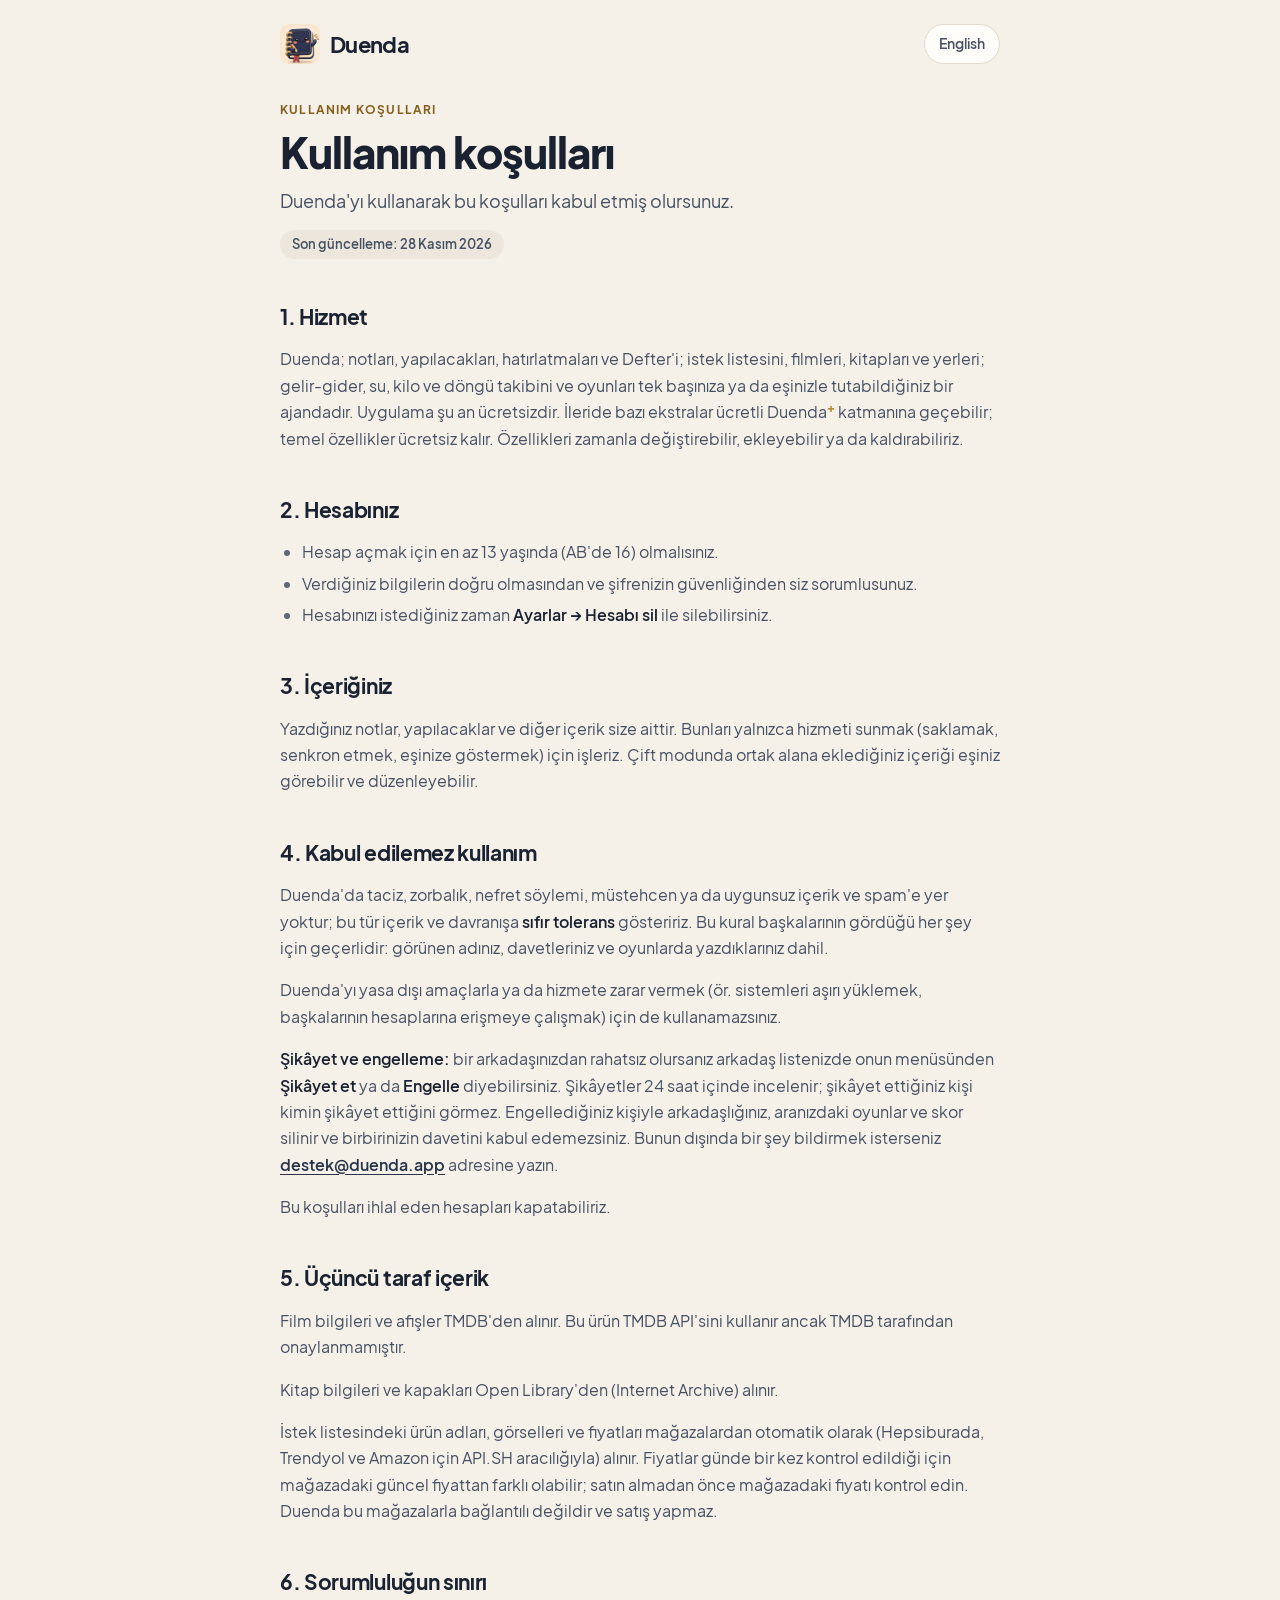
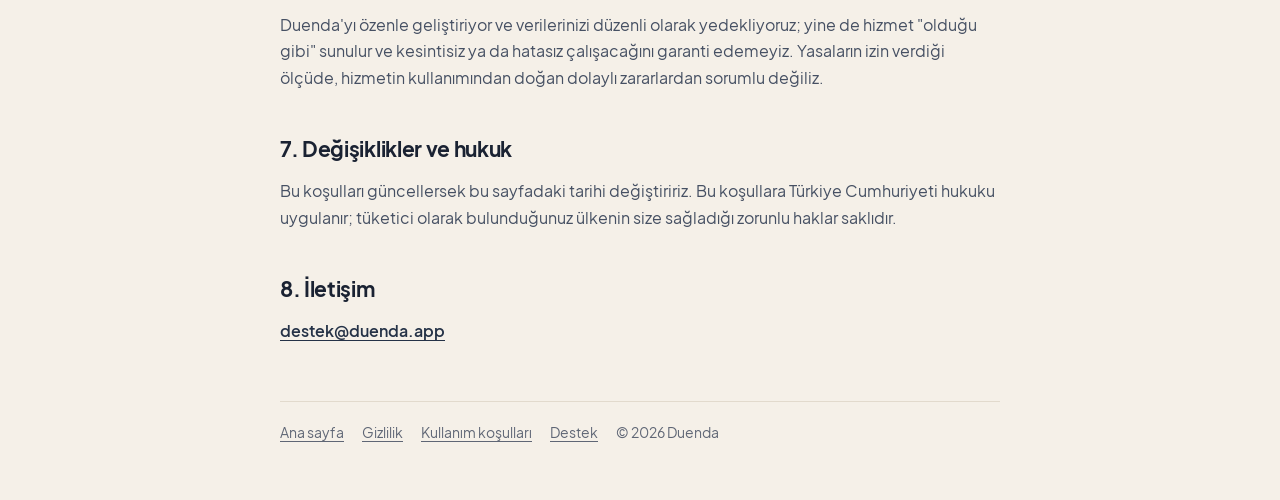
<file: tr/kosullar.html>
<!doctype html>
<html lang="tr">
<head>
<meta charset="utf-8">
<meta name="viewport" content="width=device-width, initial-scale=1, viewport-fit=cover">
<title>Kullanım koşulları · Duenda</title>
<meta name="description" content="Duenda kullanım koşulları.">
<meta name="theme-color" content="#F5F0E8" media="(prefers-color-scheme: light)">
<meta name="theme-color" content="#0E131D" media="(prefers-color-scheme: dark)">
<link rel="icon" href="../favicon.ico" sizes="any">
<link rel="icon" type="image/png" href="../favicon-32.png">
<link rel="apple-touch-icon" href="../apple-touch-icon.png">
<link rel="stylesheet" href="../style.css">
<link rel="alternate" hreflang="en" href="../terms.html">
</head>
<body>
<div class="wrap">
<header class="top">
  <a class="brand" href="./"><img src="../img/icon-96.png" alt="" width="40" height="40"><span class="name">Duenda</span></a>
  <a class="lang" href="../terms.html" hreflang="en">English</a>
</header>
<main>

<p class="eyebrow">Kullanım koşulları</p>
<h1>Kullanım koşulları</h1>
<p class="lede">Duenda'yı kullanarak bu koşulları kabul etmiş olursunuz.</p>
<p class="updated">Son güncelleme: 28 Kasım 2026</p>

<h2>1. Hizmet</h2>
<p>Duenda; notları, yapılacakları, hatırlatmaları ve Defter'i; istek listesini, filmleri, kitapları ve yerleri; gelir-gider, su, kilo ve döngü takibini ve oyunları tek başınıza ya da eşinizle tutabildiğiniz bir ajandadır. Uygulama şu an ücretsizdir. İleride bazı ekstralar ücretli <span class="plus-name">Duenda<sup>+</sup></span> katmanına geçebilir; temel özellikler ücretsiz kalır. Özellikleri zamanla değiştirebilir, ekleyebilir ya da kaldırabiliriz.</p>

<h2>2. Hesabınız</h2>
<ul>
  <li>Hesap açmak için en az 13 yaşında (AB'de 16) olmalısınız.</li>
  <li>Verdiğiniz bilgilerin doğru olmasından ve şifrenizin güvenliğinden siz sorumlusunuz.</li>
  <li>Hesabınızı istediğiniz zaman <strong>Ayarlar → Hesabı sil</strong> ile silebilirsiniz.</li>
</ul>

<h2>3. İçeriğiniz</h2>
<p>Yazdığınız notlar, yapılacaklar ve diğer içerik size aittir. Bunları yalnızca hizmeti sunmak (saklamak, senkron etmek, eşinize göstermek) için işleriz. Çift modunda ortak alana eklediğiniz içeriği eşiniz görebilir ve düzenleyebilir.</p>

<h2>4. Kabul edilemez kullanım</h2>
<p>Duenda'da taciz, zorbalık, nefret söylemi, müstehcen ya da uygunsuz içerik ve spam'e yer yoktur; bu tür içerik ve davranışa <strong>sıfır tolerans</strong> gösteririz. Bu kural başkalarının gördüğü her şey için geçerlidir: görünen adınız, davetleriniz ve oyunlarda yazdıklarınız dahil.</p>
<p>Duenda'yı yasa dışı amaçlarla ya da hizmete zarar vermek (ör. sistemleri aşırı yüklemek, başkalarının hesaplarına erişmeye çalışmak) için de kullanamazsınız.</p>
<p><strong>Şikâyet ve engelleme:</strong> bir arkadaşınızdan rahatsız olursanız arkadaş listenizde onun menüsünden <strong>Şikâyet et</strong> ya da <strong>Engelle</strong> diyebilirsiniz. Şikâyetler 24 saat içinde incelenir; şikâyet ettiğiniz kişi kimin şikâyet ettiğini görmez. Engellediğiniz kişiyle arkadaşlığınız, aranızdaki oyunlar ve skor silinir ve birbirinizin davetini kabul edemezsiniz. Bunun dışında bir şey bildirmek isterseniz <a class="mail" href="mailto:destek@duenda.app">destek@duenda.app</a> adresine yazın.</p>
<p>Bu koşulları ihlal eden hesapları kapatabiliriz.</p>

<h2>5. Üçüncü taraf içerik</h2>
<p>Film bilgileri ve afişler TMDB'den alınır. Bu ürün TMDB API'sini kullanır ancak TMDB tarafından onaylanmamıştır.</p>
<p>Kitap bilgileri ve kapakları Open Library'den (Internet Archive) alınır.</p>
<p>İstek listesindeki ürün adları, görselleri ve fiyatları mağazalardan otomatik olarak (Hepsiburada, Trendyol ve Amazon için API.SH aracılığıyla) alınır. Fiyatlar günde bir kez kontrol edildiği için mağazadaki güncel fiyattan farklı olabilir; satın almadan önce mağazadaki fiyatı kontrol edin. Duenda bu mağazalarla bağlantılı değildir ve satış yapmaz.</p>

<h2>6. Sorumluluğun sınırı</h2>
<p>Duenda'yı özenle geliştiriyor ve verilerinizi düzenli olarak yedekliyoruz; yine de hizmet "olduğu gibi" sunulur ve kesintisiz ya da hatasız çalışacağını garanti edemeyiz. Yasaların izin verdiği ölçüde, hizmetin kullanımından doğan dolaylı zararlardan sorumlu değiliz.</p>

<h2>7. Değişiklikler ve hukuk</h2>
<p>Bu koşulları güncellersek bu sayfadaki tarihi değiştiririz. Bu koşullara Türkiye Cumhuriyeti hukuku uygulanır; tüketici olarak bulunduğunuz ülkenin size sağladığı zorunlu haklar saklıdır.</p>

<h2>8. İletişim</h2>
<p><a class="mail" href="mailto:destek@duenda.app">destek@duenda.app</a></p>

</main>
<footer>
  <a href="./">Ana sayfa</a>
  <a href="gizlilik.html">Gizlilik</a>
  <a href="kosullar.html">Kullanım koşulları</a>
  <a href="destek.html">Destek</a>
  <span>© 2026 Duenda</span>
</footer>
</div>
</body>
</html>
</file>
<file: style.css>
/* Duenda — tanıtım, yasal ve destek sayfaları.
   Uygulamanın varsayılan teması "Gece Masalı": açıkta krem zemin + lacivert, koyuda lacivert gece + altın
   (renkler app/lib/app/theme.dart → LmColors.midnightLight / midnightDark ile aynı).
   Tek yazı tipi Plus Jakarta Sans (uygulamadaki gibi; OFL). Dosyalar sitenin içinde: Google Fonts'a istek gitmez,
   ziyaretçinin IP adresi üçüncü tarafa gitmez. Latin + Türkçe karakterlerle alt kümelenmiş WOFF. */
@font-face { font-family: "Plus Jakarta Sans"; src: url("fonts/PlusJakartaSans-Regular.woff") format("woff"); font-weight: 400; font-display: swap; }
@font-face { font-family: "Plus Jakarta Sans"; src: url("fonts/PlusJakartaSans-SemiBold.woff") format("woff"); font-weight: 600; font-display: swap; }
@font-face { font-family: "Plus Jakarta Sans"; src: url("fonts/PlusJakartaSans-Bold.woff") format("woff"); font-weight: 700; font-display: swap; }
@font-face { font-family: "Plus Jakarta Sans"; src: url("fonts/PlusJakartaSans-ExtraBold.woff") format("woff"); font-weight: 800; font-display: swap; }

/* Gece Masalı · açık */
:root {
  --bg: #F5F0E8; --surface: #FFFDF9; --sunken: #ECE6DC; --border: #E2DACD;
  --text: #1A2232; --text2: #465063; --text3: #5F6675;
  --primary: #253247; --on-primary: #FFFDF9;
  --accent: #85601D; --accent-soft: #D8B575; --plus: #B8892F;
  --font: "Plus Jakarta Sans", -apple-system, "Segoe UI", system-ui, sans-serif;
  color-scheme: light;
}
/* Gece Masalı · koyu */
@media (prefers-color-scheme: dark) {
  :root {
    --bg: #0E131D; --surface: #161D2A; --sunken: #1E2737; --border: #2A3447;
    --text: #F3ECE2; --text2: #BDB8B0; --text3: #9C9891;
    --primary: #D8B575; --on-primary: #1A2232;
    --accent: #E4C58C; --accent-soft: #D8B575; --plus: #E4C58C;
    color-scheme: dark;
  }
}

* { box-sizing: border-box; }
html { -webkit-text-size-adjust: 100%; text-size-adjust: 100%; }
body { margin: 0; background: var(--bg); color: var(--text); font: 16px/1.65 var(--font); overflow-wrap: break-word; }
img { max-width: 100%; }
a { color: var(--primary); text-decoration-thickness: 1px; text-underline-offset: 3px; }
a:hover { text-decoration-thickness: 2px; }
a:focus-visible, button:focus-visible { outline: 2px solid var(--accent); outline-offset: 2px; border-radius: 6px; }

/* ~70 karakter satır: 16 px metinde 720 px. Telefonda 16 px kenar boşluğu. */
.wrap { max-width: 752px; margin: 0 auto; padding: 24px max(16px, env(safe-area-inset-right)) 56px max(16px, env(safe-area-inset-left)); }

header.top { display: flex; align-items: center; justify-content: space-between; gap: 12px; margin-bottom: 36px; }
.brand { display: inline-flex; align-items: center; gap: 10px; text-decoration: none; color: var(--text); }
.brand img { width: 40px; height: 40px; flex: none; display: block; }
.brand .name { font-weight: 700; font-size: 22px; letter-spacing: -0.03em; line-height: 1; }
.lang { font-size: 14px; font-weight: 600; color: var(--text2); text-decoration: none; border: 1px solid var(--border); background: var(--surface); padding: 7px 14px; border-radius: 999px; white-space: nowrap; }
.lang:hover { color: var(--text); }

/* Duenda+: artı işareti hafif yukarıda (uygulamadaki gibi). */
.plus-name { white-space: nowrap; }
.plus-name sup { font-size: .72em; font-weight: 800; color: var(--plus); line-height: 0; vertical-align: .55em; margin-left: .04em; }

.eyebrow { font-size: 12px; font-weight: 700; letter-spacing: .1em; text-transform: uppercase; color: var(--accent); margin: 0 0 8px; }
h1 { font-weight: 800; font-size: clamp(30px, 6.4vw, 42px); line-height: 1.12; letter-spacing: -0.025em; margin: 0 0 12px; text-wrap: balance; }
h2 { font-weight: 700; font-size: 21px; line-height: 1.3; letter-spacing: -0.015em; margin: 44px 0 10px; text-wrap: balance; }
h3 { font-size: 16px; font-weight: 700; margin: 24px 0 6px; letter-spacing: -0.005em; }
p, li { color: var(--text2); }
strong { color: var(--text); font-weight: 600; }
ul, ol { padding-left: 22px; }
li { margin: 5px 0; }
li::marker { color: var(--text3); }
.lede { font-size: 18px; line-height: 1.6; color: var(--text2); margin: 0 0 8px; }
.meta { font-size: 14px; color: var(--text3); }
.updated { display: inline-block; font-size: 13px; font-weight: 600; color: var(--text2); background: var(--sunken); border-radius: 999px; padding: 4px 12px; margin: 6px 0 0; }

.card { background: var(--surface); border: 1px solid var(--border); border-radius: 12px; padding: 18px 20px; margin: 20px 0; }
.card p:first-child { margin-top: 0; } .card p:last-child { margin-bottom: 0; }
.summary { border-left: 3px solid var(--accent-soft); }
.summary ul { margin: 0; }
.summary li { margin: 6px 0; }

/* Uzun tablolar: telefonda yatay kaymasın diye satırlar karta dönüşür. */
.table-wrap { border: 1px solid var(--border); border-radius: 12px; background: var(--surface); margin: 16px 0; overflow: hidden; }
table { width: 100%; border-collapse: collapse; font-size: 15px; line-height: 1.6; }
th, td { text-align: left; vertical-align: top; padding: 12px 16px; border-bottom: 1px solid var(--border); color: var(--text2); }
th { color: var(--text3); font-weight: 700; font-size: 12px; letter-spacing: .06em; text-transform: uppercase; background: var(--sunken); }
td:first-child { width: 42%; }
tr:last-child td { border-bottom: 0; }
.providers td:first-child { width: 26%; color: var(--text); font-weight: 600; }
.providers td:last-child { width: 22%; }
@media (max-width: 600px) {
  table, thead, tbody, tr, th, td { display: block; width: auto !important; }
  thead { position: absolute; width: 1px; height: 1px; overflow: hidden; clip: rect(0 0 0 0); }
  tr { padding: 14px 16px; border-bottom: 1px solid var(--border); }
  tr:last-child { border-bottom: 0; }
  td { padding: 0; border: 0; }
  td + td { margin-top: 6px; }
  td[data-label]::before { content: attr(data-label); display: block; font-size: 11.5px; font-weight: 700; letter-spacing: .06em; text-transform: uppercase; color: var(--text3); margin-bottom: 1px; }
}

/* Duenda konuşuyor: uygulamadaki giriş ekranı gibi solda karakter, sağda balon. */
.hello { display: flex; align-items: center; gap: 6px; margin: 0 0 28px; }
.hello img { width: 112px; height: 112px; flex: none; }
.bubble { position: relative; background: var(--surface); border: 1px solid var(--border); border-radius: 20px 20px 20px 6px; padding: 12px 16px 13px; box-shadow: 0 3px 12px rgba(0, 0, 0, .05); }
.bubble .who { display: block; font-size: 13.5px; font-weight: 800; color: var(--accent); line-height: 1.2; margin-bottom: 3px; }
.bubble p { margin: 0; color: var(--text); font-weight: 600; font-size: 16px; line-height: 1.45; }
@media (max-width: 420px) { .hello img { width: 92px; height: 92px; } .bubble p { font-size: 15px; } }

/* Bölümler (Bugün / Ajanda / Listeler / Yaşam / Oyunlar): bölüm renkleri uygulamadaki LmHue. */
.features { display: grid; grid-template-columns: repeat(auto-fit, minmax(220px, 1fr)); gap: 10px; margin: 28px 0 8px; padding: 0; list-style: none; }
.features li { margin: 0; background: var(--surface); border: 1px solid var(--border); border-radius: 12px; padding: 14px 16px; }
.features strong { display: flex; align-items: center; gap: 8px; font-size: 15.5px; font-weight: 700; }
.features strong::before { content: ""; width: 10px; height: 10px; border-radius: 50%; background: var(--dot, var(--accent-soft)); flex: none; }
.features span { display: block; font-size: 14.5px; line-height: 1.5; color: var(--text2); margin-top: 4px; }
.h-agenda { --dot: #A04A22; } .h-lists { --dot: #A63A55; } .h-life { --dot: #2B7349; } .h-games { --dot: #5E52B0; } .h-today { --dot: #2A66A2; }
@media (prefers-color-scheme: dark) {
  .h-agenda { --dot: #EE9A70; } .h-lists { --dot: #EE92A7; } .h-life { --dot: #74C99A; } .h-games { --dot: #AEA3F2; } .h-today { --dot: #86B6E8; }
}

.links { display: grid; gap: 10px; margin: 28px 0; }
.links a { display: flex; justify-content: space-between; align-items: center; gap: 12px; background: var(--surface); border: 1px solid var(--border); border-radius: 12px; padding: 16px 18px; text-decoration: none; color: var(--text); font-weight: 600; }
.links a:hover { border-color: var(--accent-soft); }
.links a span { color: var(--accent); font-weight: 700; }
.mail { font-weight: 600; }

/* Düğmeler: uygulamadaki gibi aynı yükseklik, ana renk dolu, ikincil çizgili. */
.row { display: flex; flex-wrap: wrap; gap: 10px; margin: 18px 0; }
.btn { display: inline-flex; align-items: center; justify-content: center; min-height: 50px; padding: 0 20px; border-radius: 12px; border: 1px solid var(--border); background: var(--surface); color: var(--text); font: 600 15px/1.2 var(--font); text-decoration: none; cursor: pointer; }
.btn.primary { background: var(--primary); color: var(--on-primary); border-color: var(--primary); }
.btn[disabled], .btn:not([href]):not(button) { opacity: .5; cursor: default; }

footer { margin-top: 56px; padding-top: 20px; border-top: 1px solid var(--border); font-size: 13.5px; color: var(--text3); display: flex; flex-wrap: wrap; gap: 8px 18px; }
footer a { color: var(--text3); }
footer a:hover { color: var(--text); }
</file>
